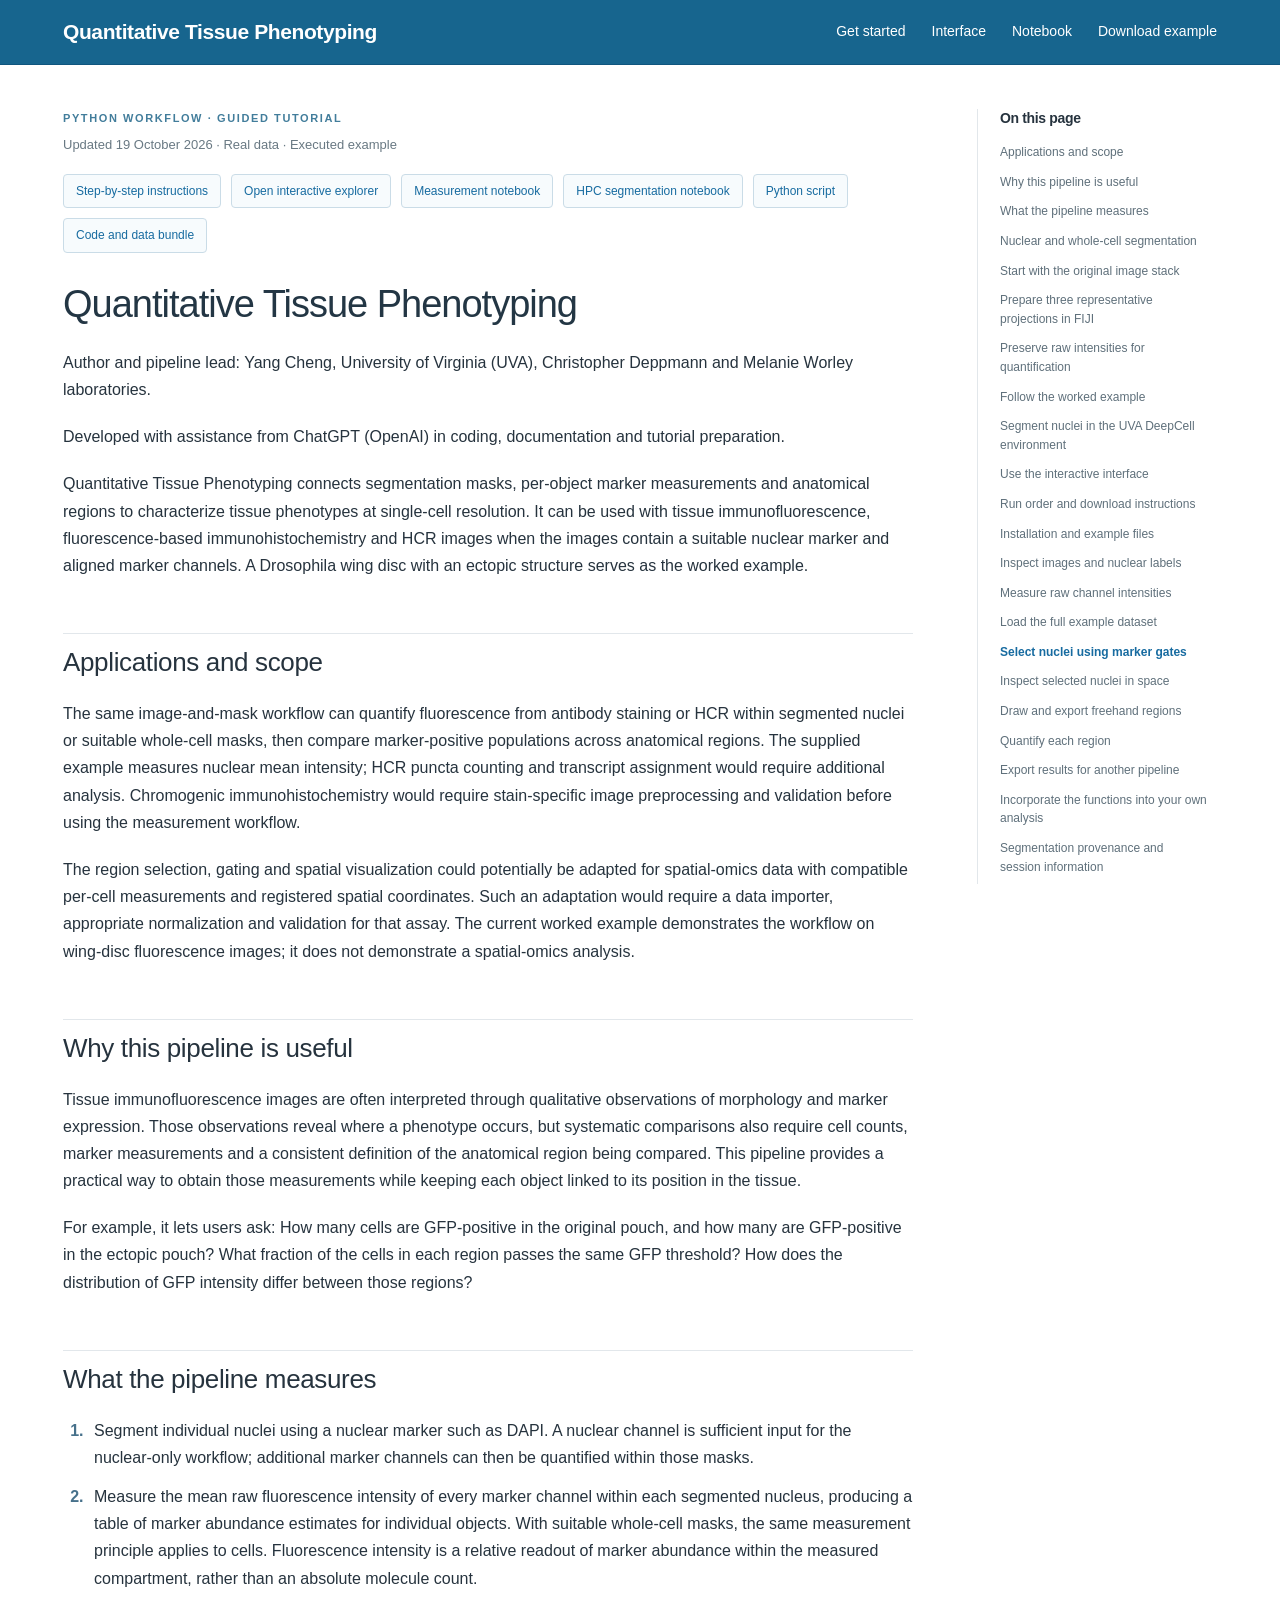
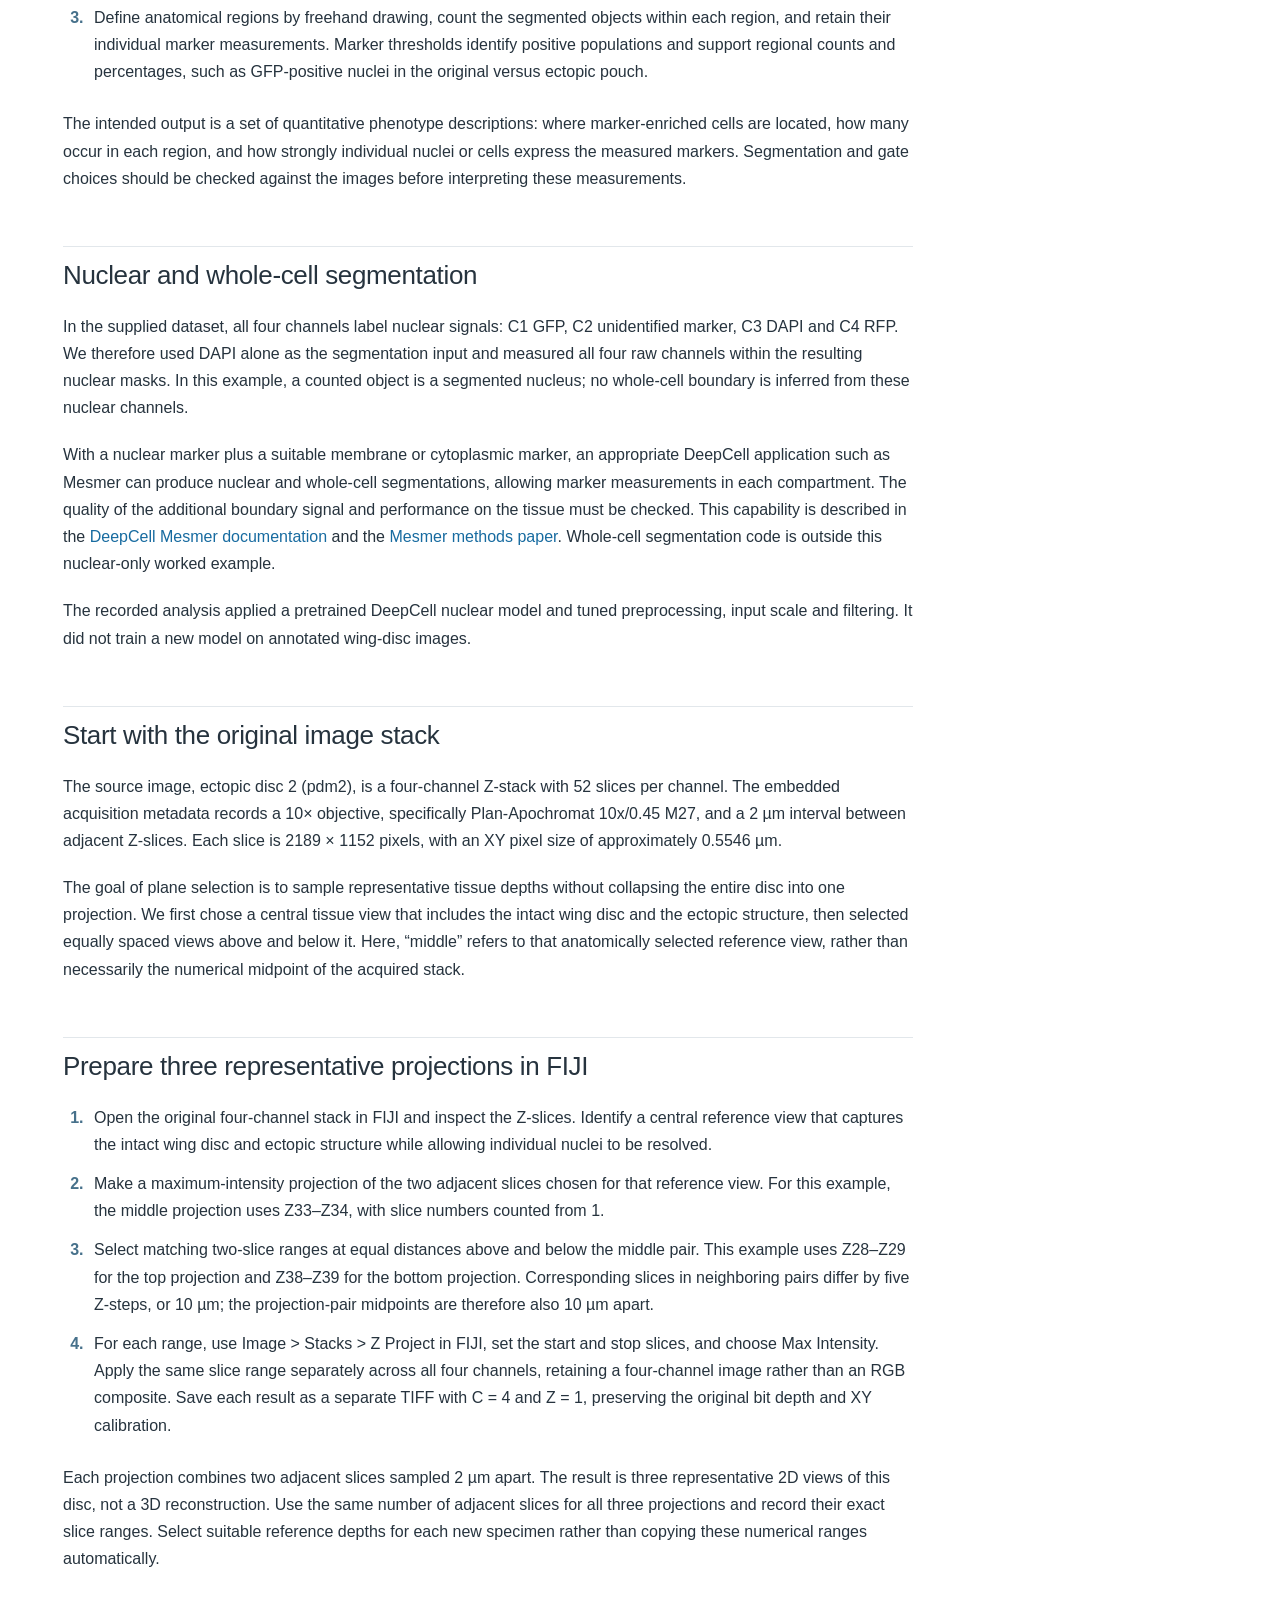
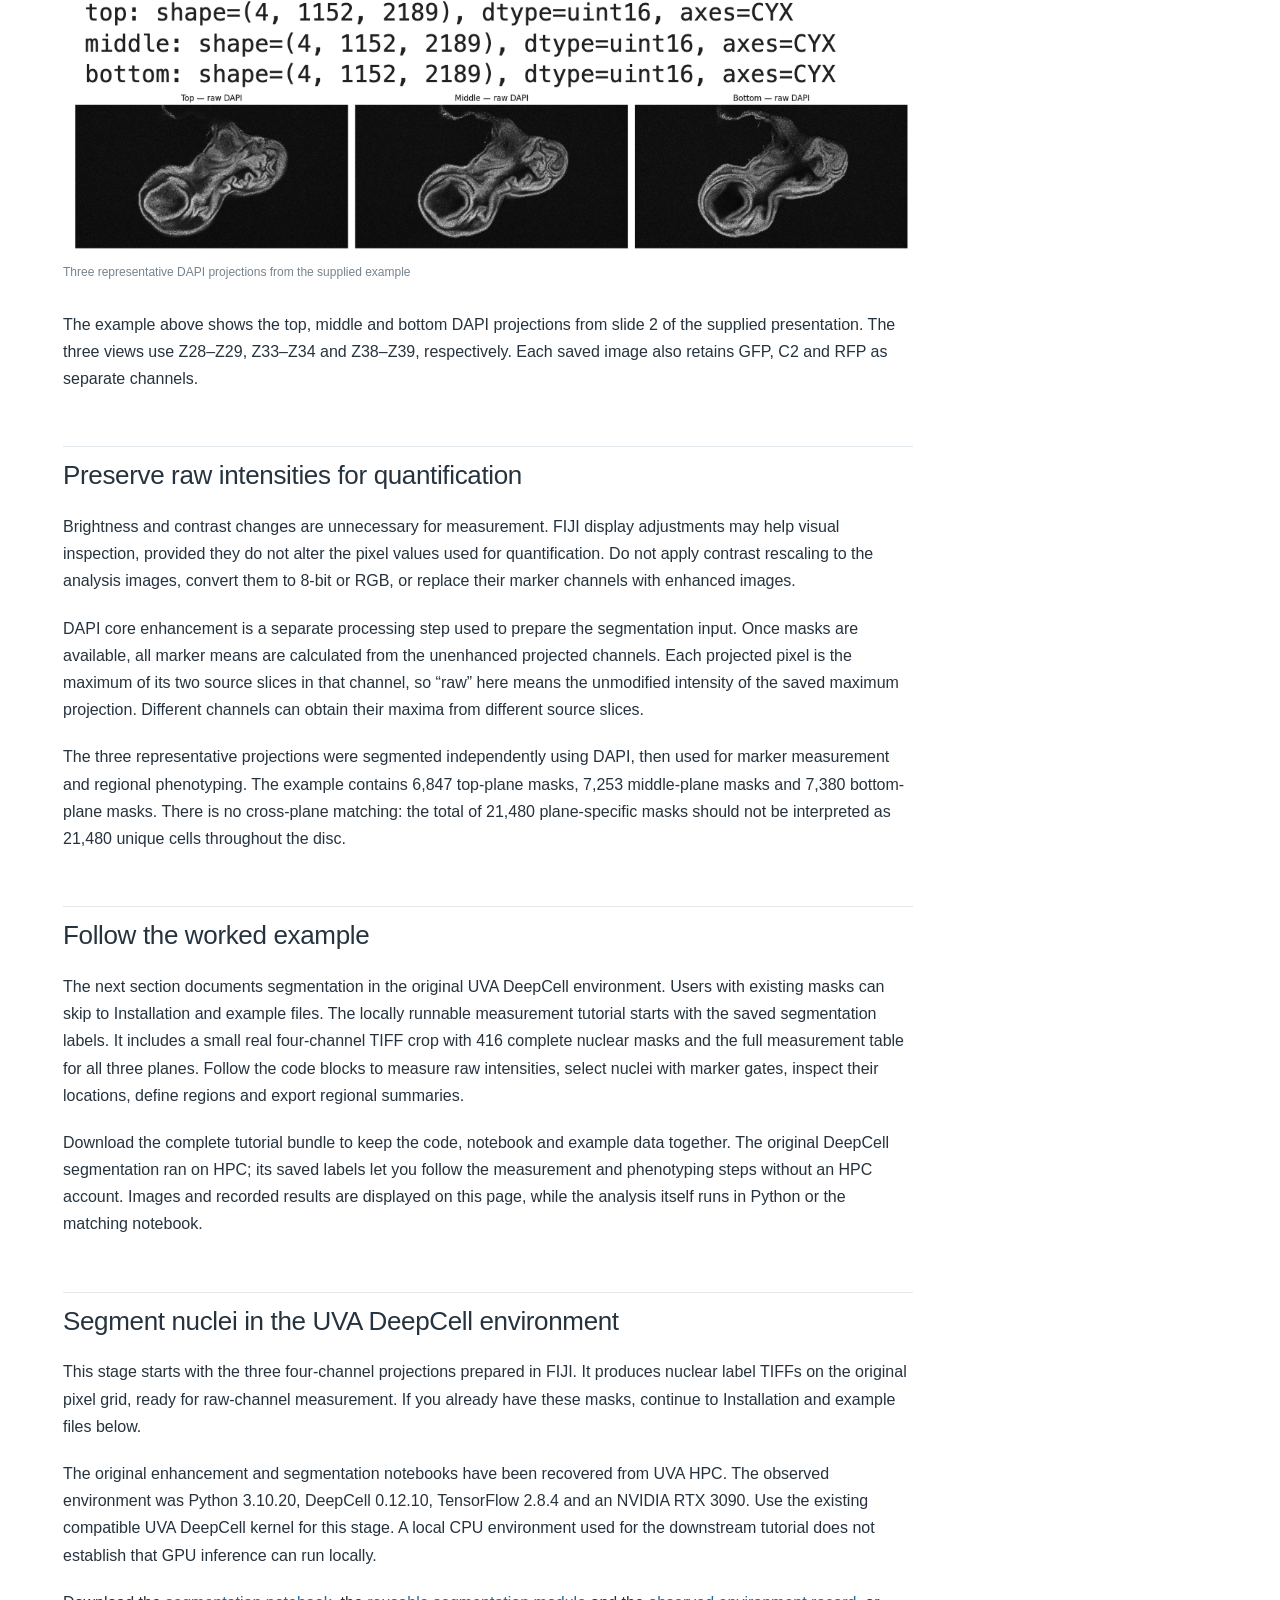
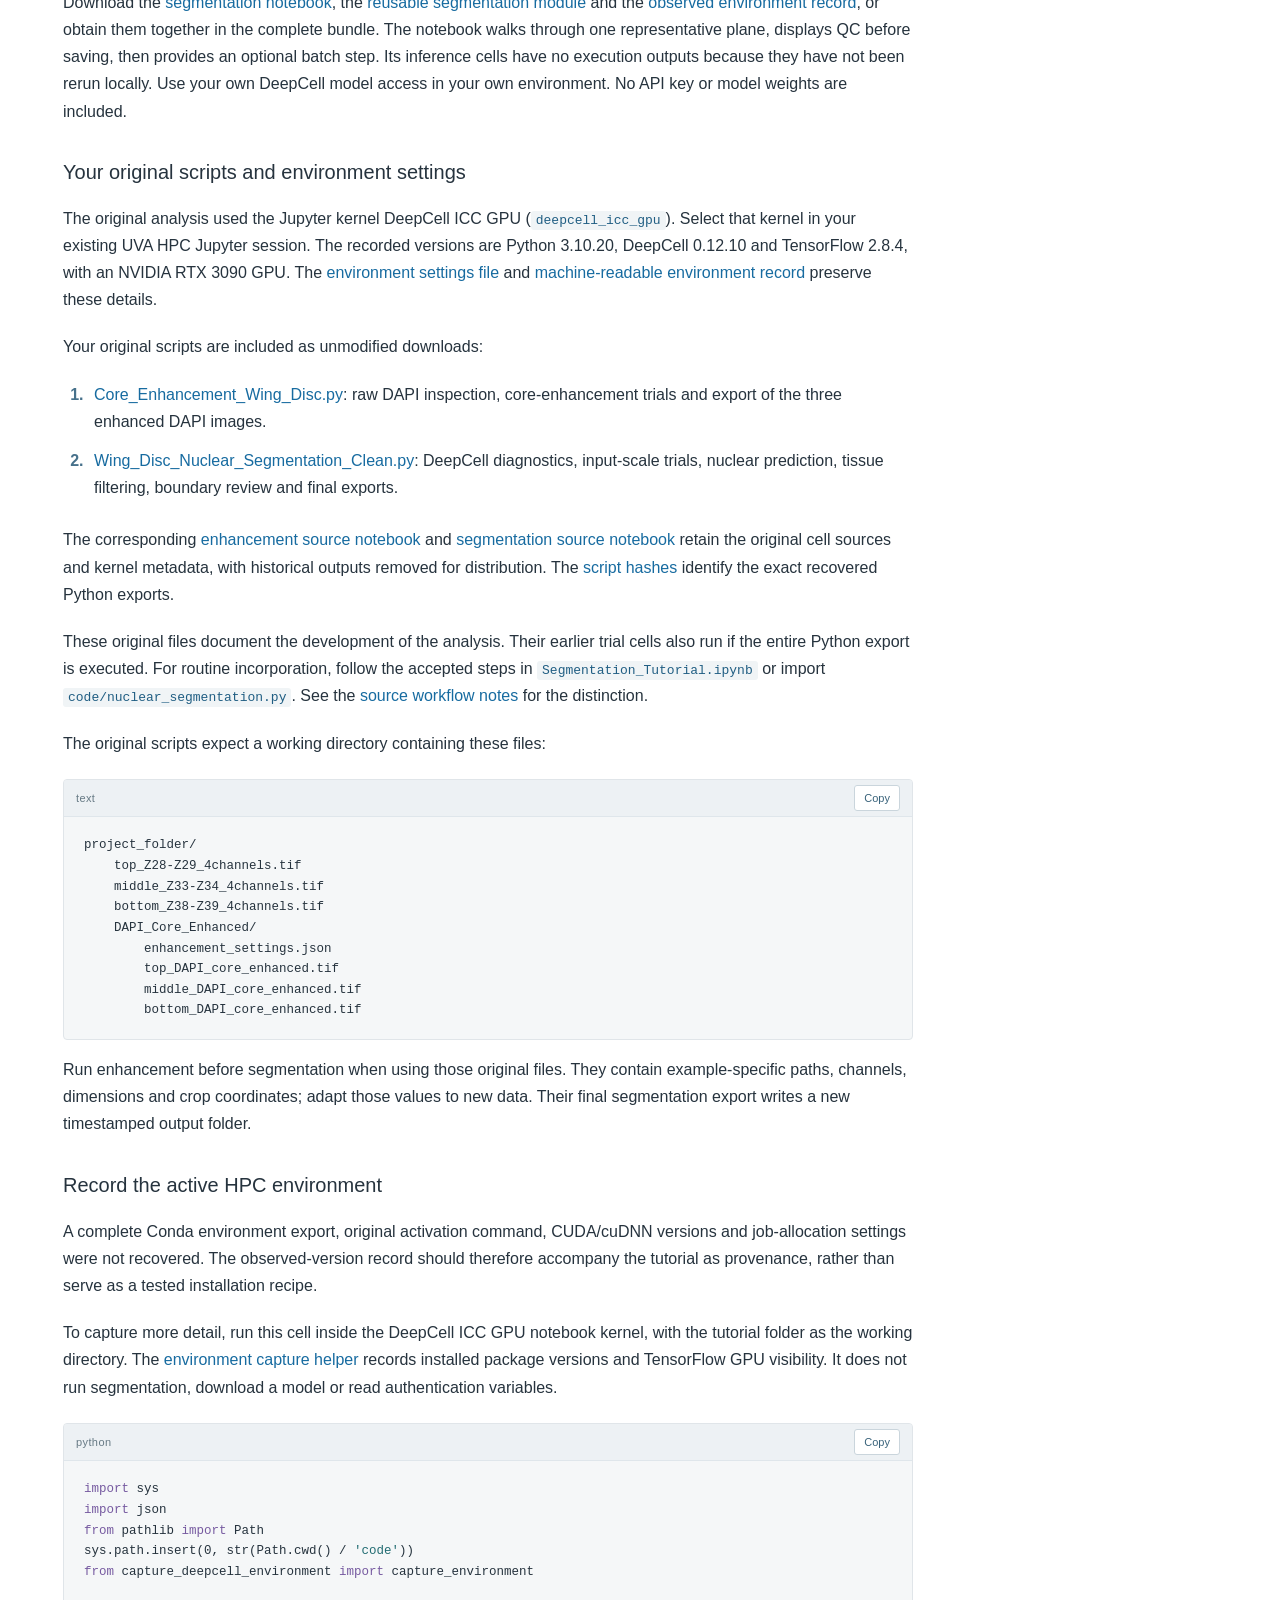
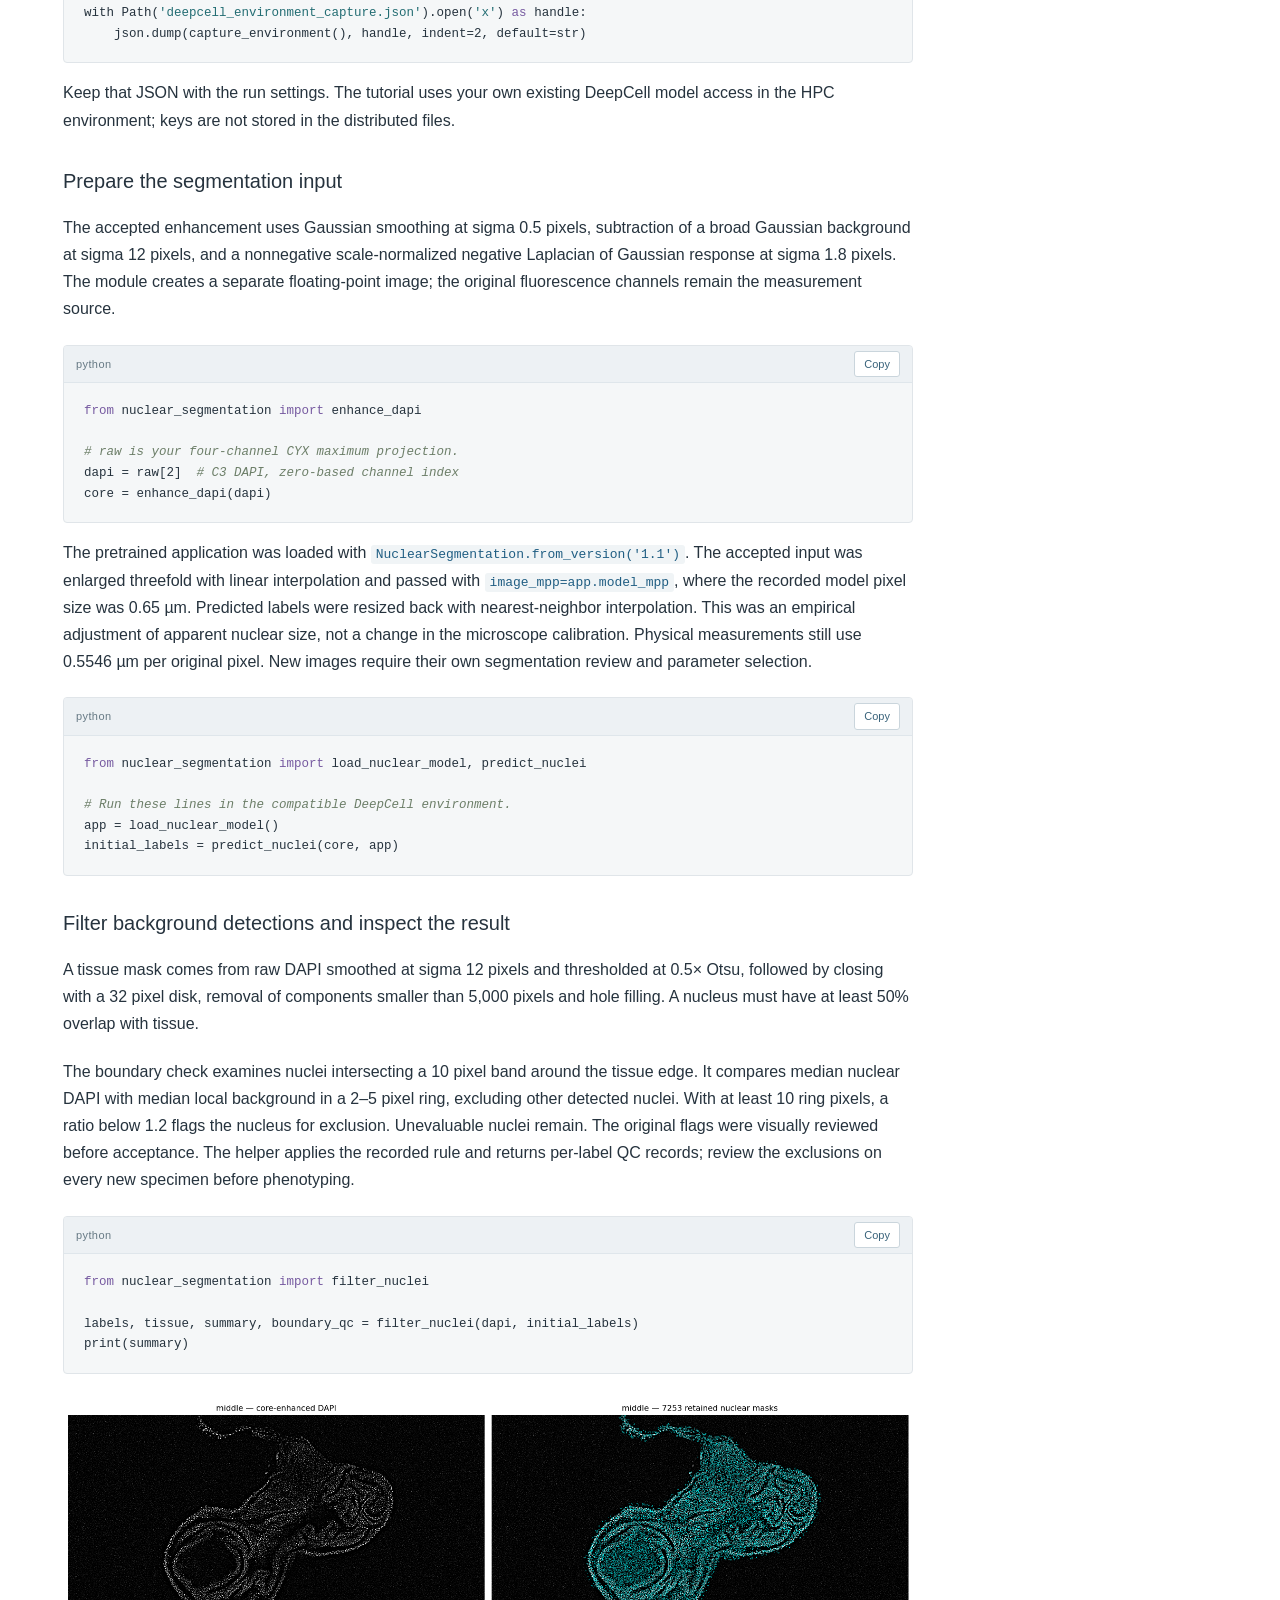
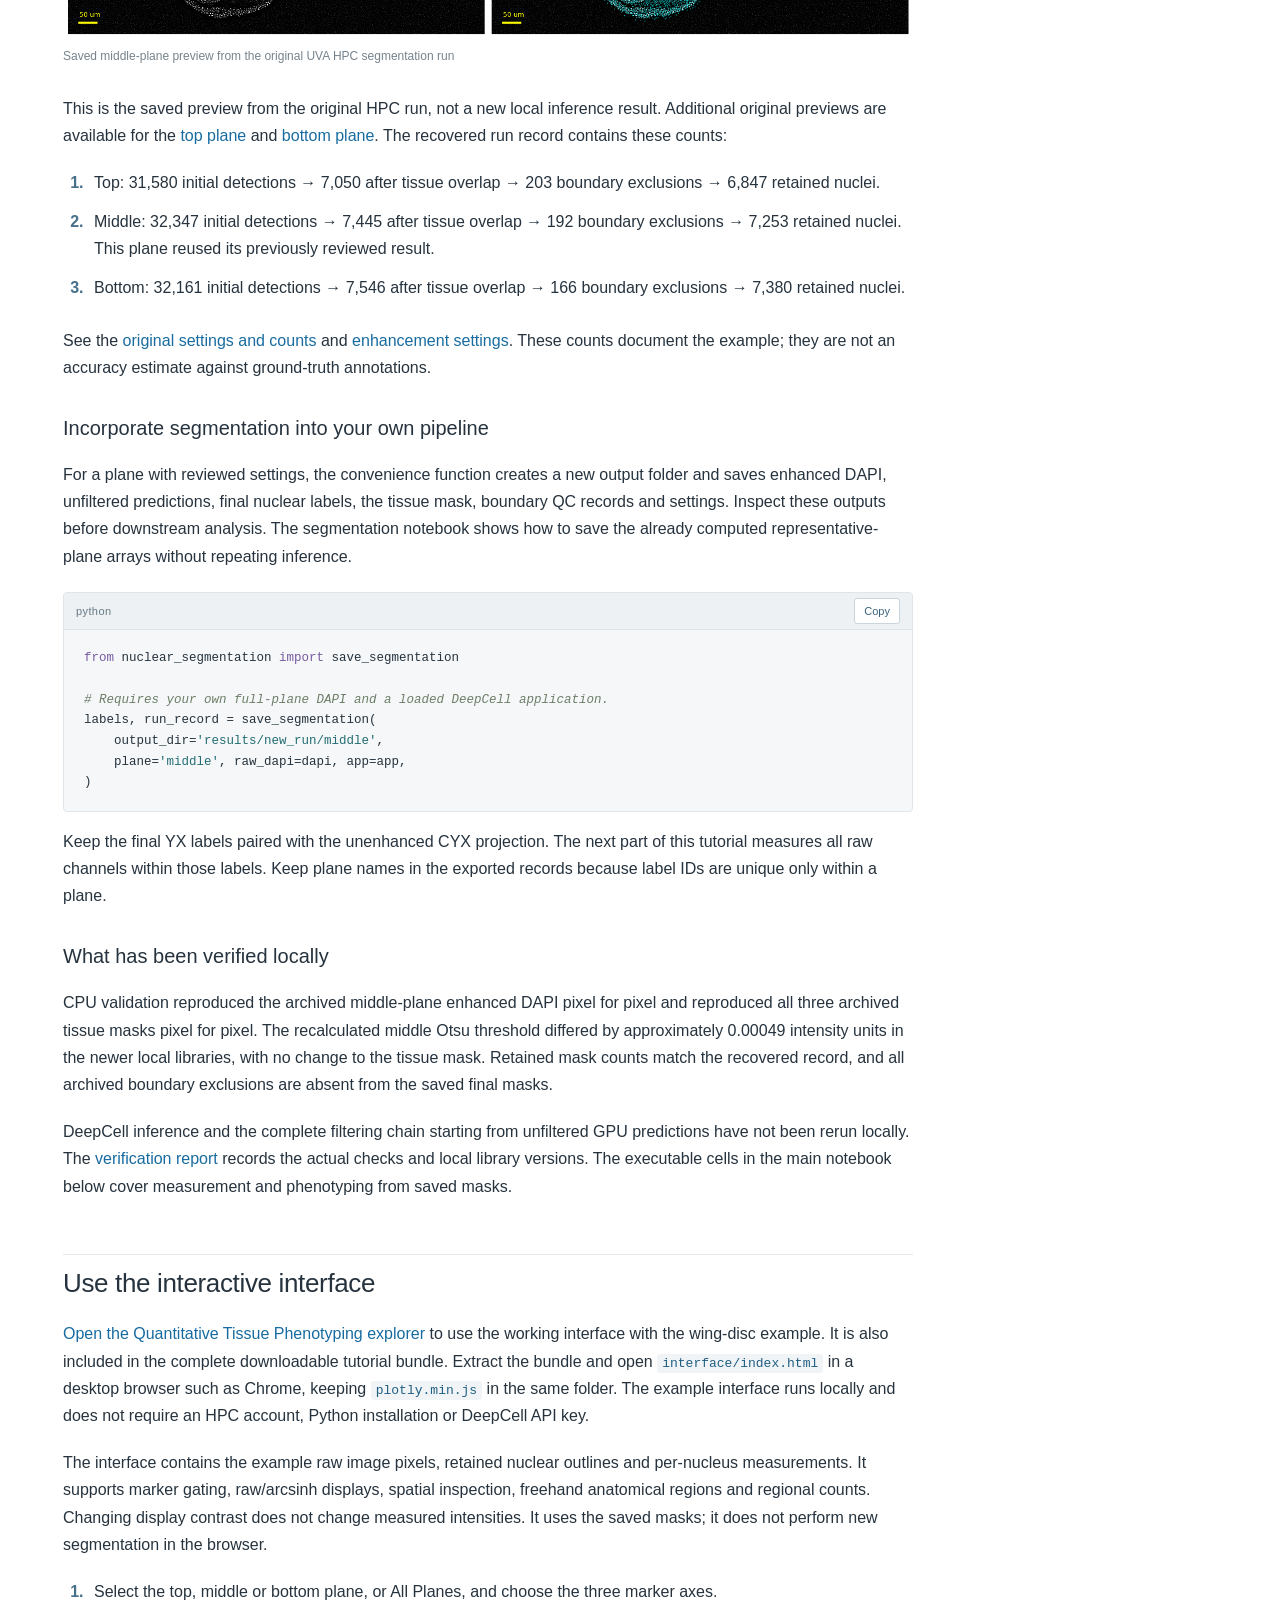
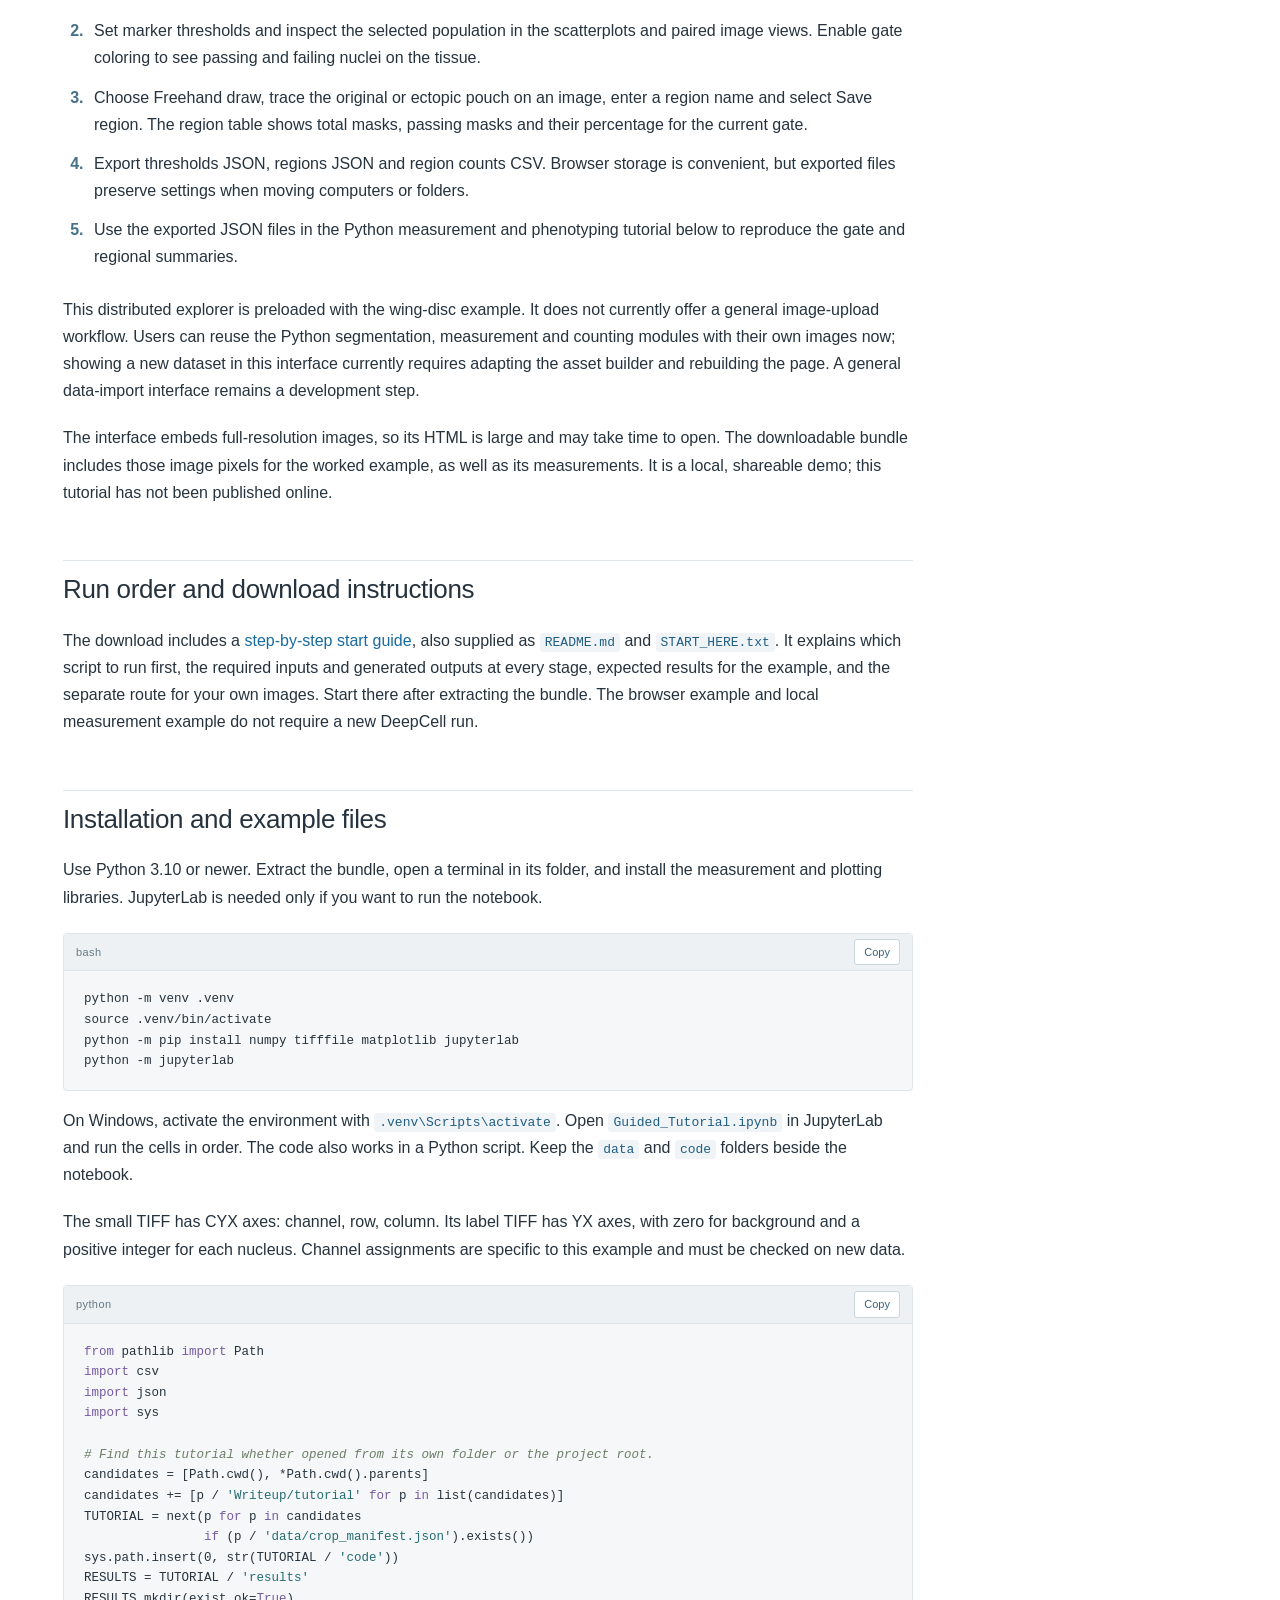
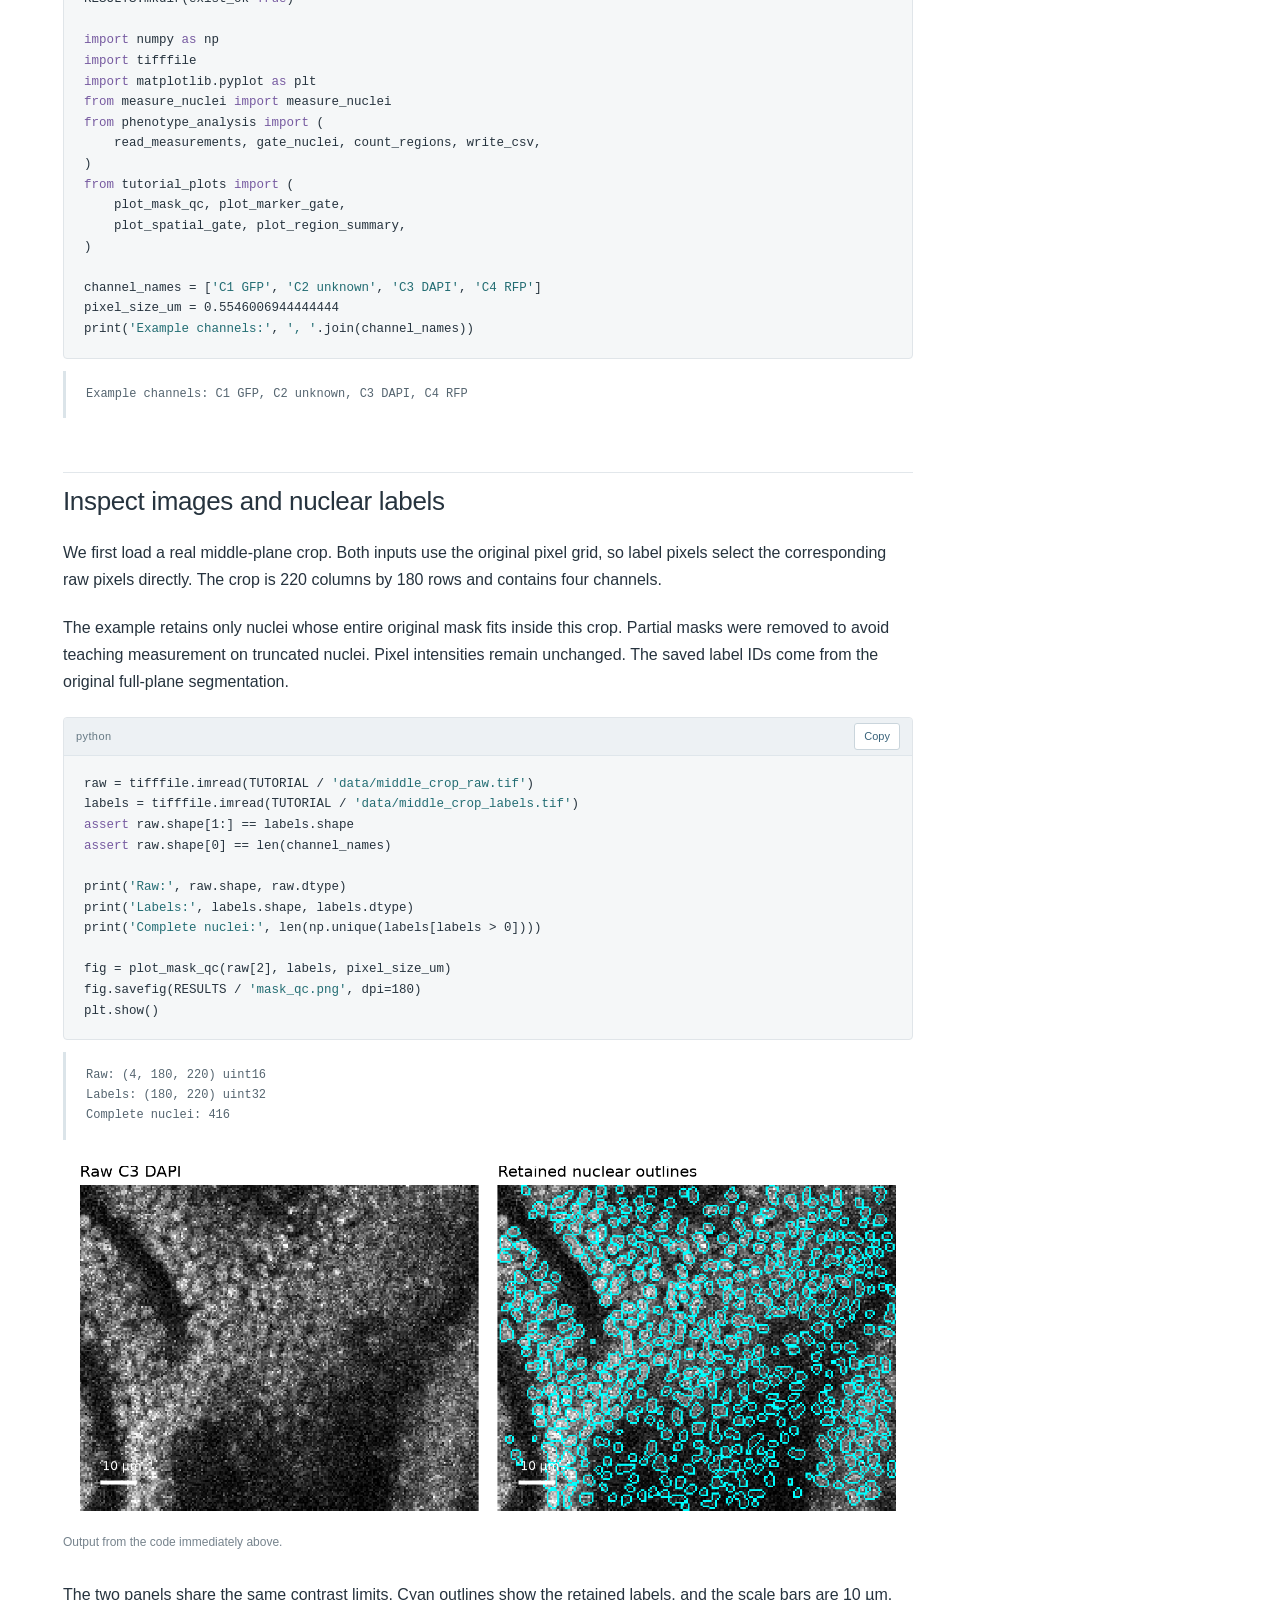
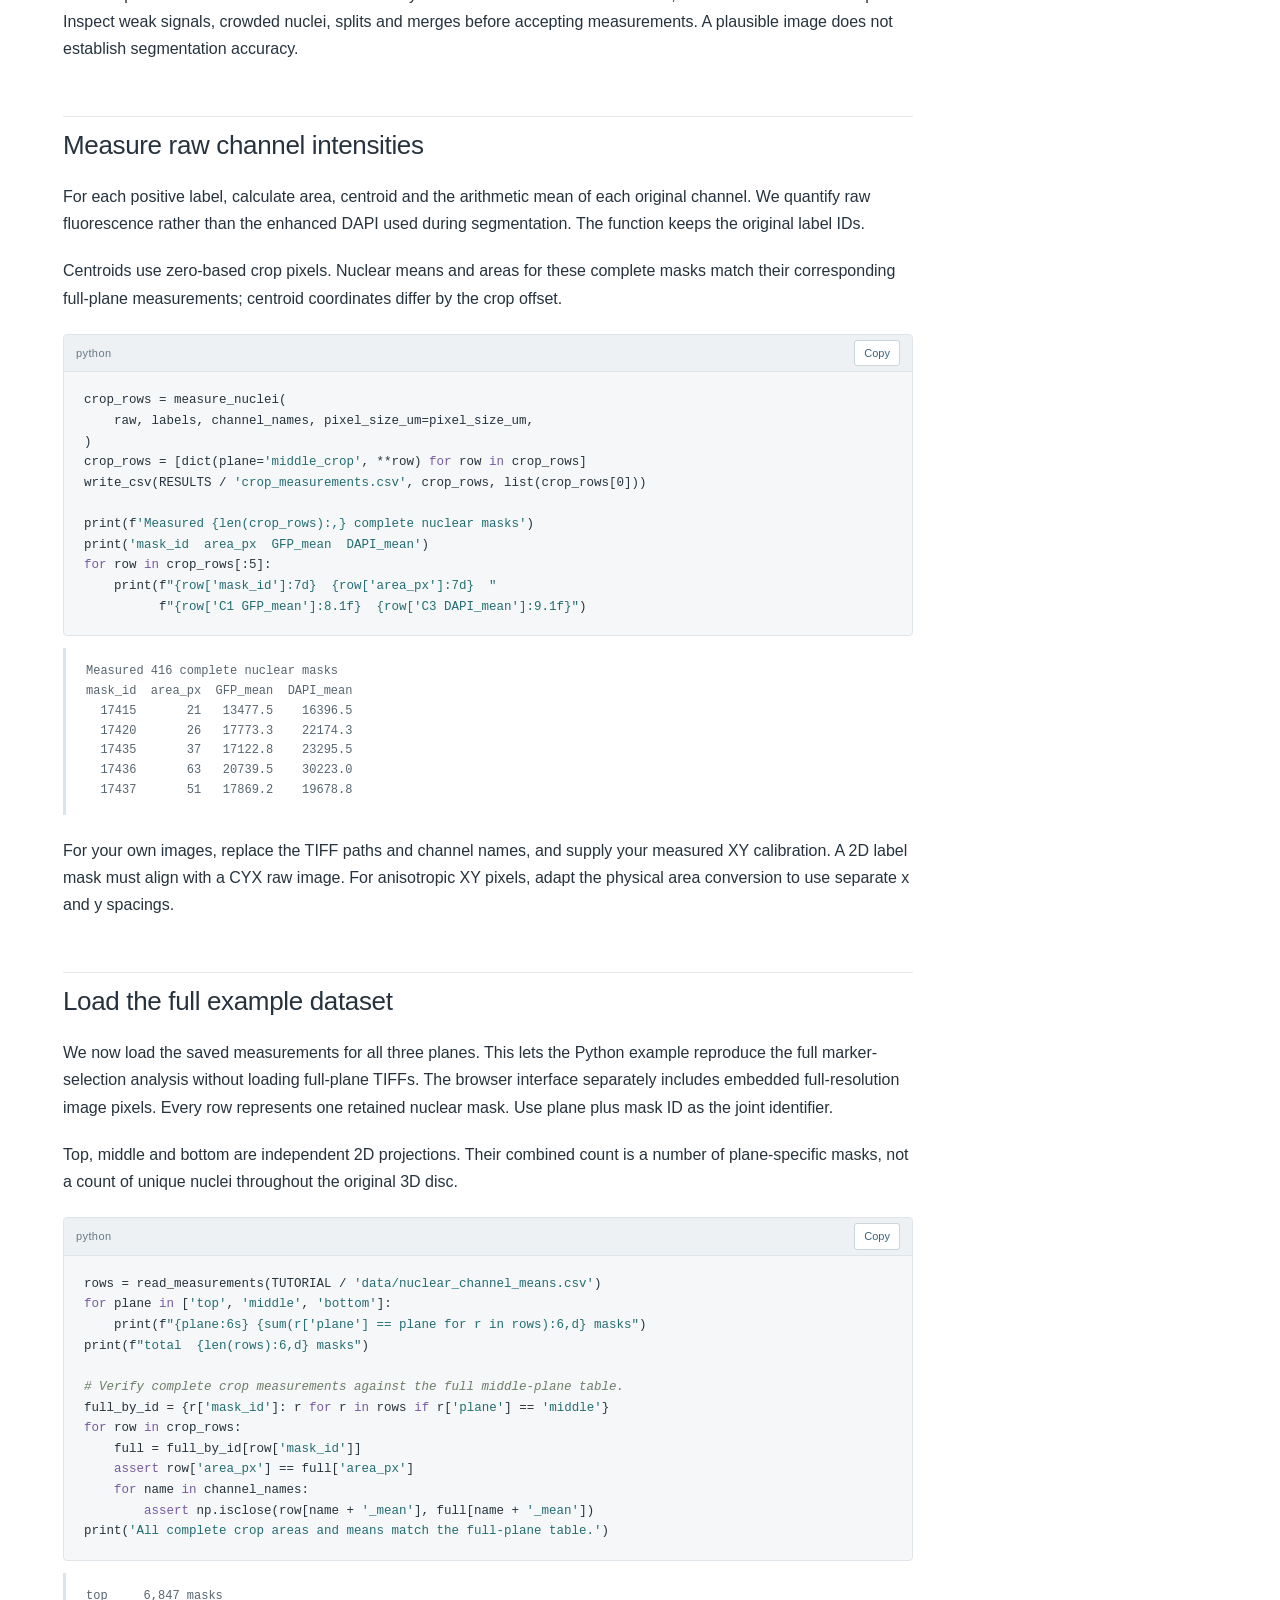
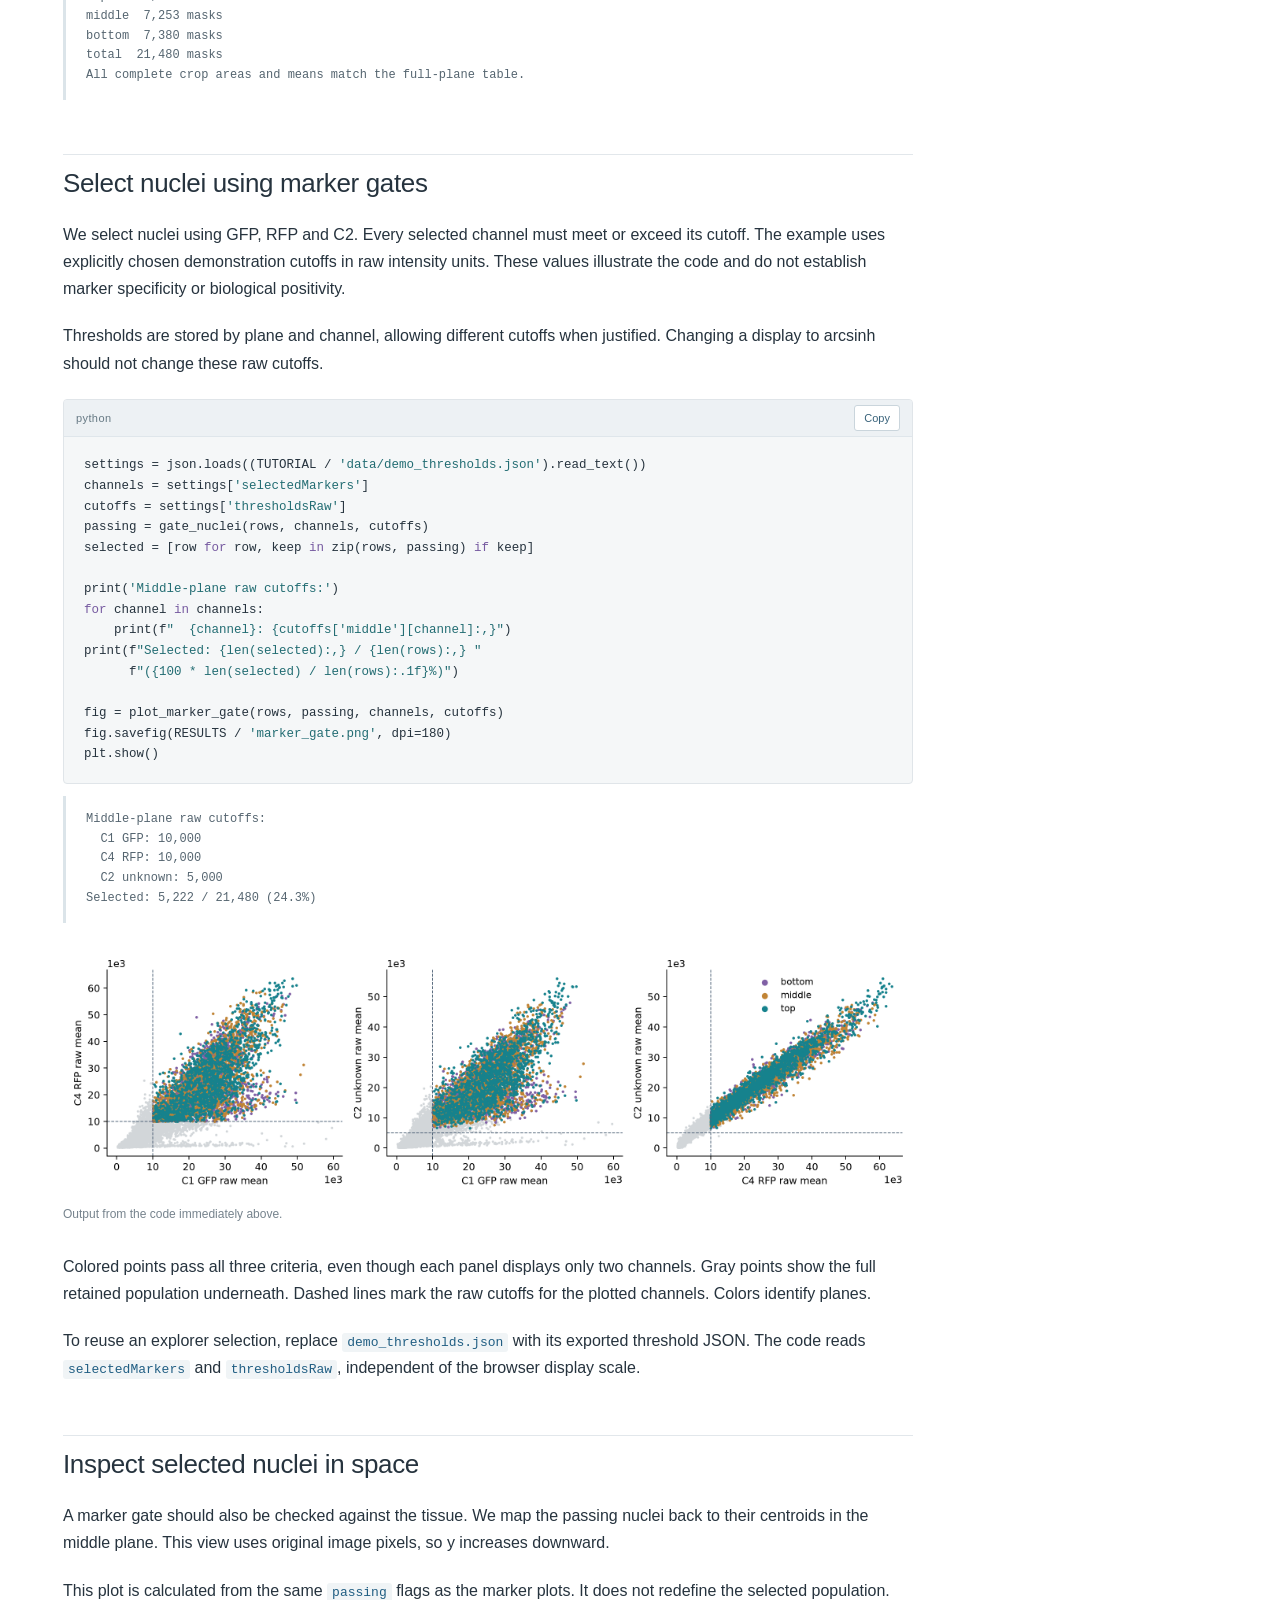
<file: index.html>
<!doctype html>
<html lang="en"><head><meta charset="utf-8"><meta name="viewport" content="width=device-width,initial-scale=1">
<title>Quantitative Tissue Phenotyping</title><meta name="author" content="Yang Cheng"><meta name="description" content="Segmentation, marker quantification and anatomical-region analysis for tissue imaging, with a worked wing-disc example.">
<link rel="stylesheet" href="style.css"></head><body>
<a class="skip" href="#main">Skip to tutorial</a>
<header><div class="nav-wrap"><a class="brand" href="#">Quantitative Tissue Phenotyping</a><nav aria-label="Main"><a href="#installation-and-example-files">Get started</a><a href="interface/index.html">Interface</a><a href="Guided_Tutorial.ipynb" download>Notebook</a><a href="https://github.com/Cheng-MCNsci/Quantitative-Tissue-Phenotyping/releases/download/v0.1.0/Quantitative_Tissue_Phenotyping_Tutorial.zip" download>Download example</a></nav></div></header>
<div class="layout"><main id="main"><div class="eyebrow">PYTHON WORKFLOW · GUIDED TUTORIAL</div>
<div class="meta">Updated 19 October 2026 · Real data · Executed example</div>
<div class="downloads"><a href="START_HERE.html">Step-by-step instructions</a><a href="interface/index.html">Open interactive explorer</a><a href="Guided_Tutorial.ipynb" download>Measurement notebook</a><a href="Segmentation_Tutorial.ipynb" download>HPC segmentation notebook</a><a href="guided_analysis.py" download>Python script</a><a href="https://github.com/Cheng-MCNsci/Quantitative-Tissue-Phenotyping/releases/download/v0.1.0/Quantitative_Tissue_Phenotyping_Tutorial.zip" download>Code and data bundle</a></div>
<h1 id="quantitative-tissue-phenotyping">Quantitative Tissue Phenotyping</h1>
<p>Author and pipeline lead: Yang Cheng, University of Virginia (UVA), Christopher Deppmann and Melanie Worley laboratories.</p>
<p>Developed with assistance from ChatGPT (OpenAI) in coding, documentation and tutorial preparation.</p>
<p>Quantitative Tissue Phenotyping connects segmentation masks, per-object marker measurements and anatomical regions to characterize tissue phenotypes at single-cell resolution. It can be used with tissue immunofluorescence, fluorescence-based immunohistochemistry and HCR images when the images contain a suitable nuclear marker and aligned marker channels. A Drosophila wing disc with an ectopic structure serves as the worked example.</p>
<h2 id="applications-and-scope">Applications and scope</h2>
<p>The same image-and-mask workflow can quantify fluorescence from antibody staining or HCR within segmented nuclei or suitable whole-cell masks, then compare marker-positive populations across anatomical regions. The supplied example measures nuclear mean intensity; HCR puncta counting and transcript assignment would require additional analysis. Chromogenic immunohistochemistry would require stain-specific image preprocessing and validation before using the measurement workflow.</p>
<p>The region selection, gating and spatial visualization could potentially be adapted for spatial-omics data with compatible per-cell measurements and registered spatial coordinates. Such an adaptation would require a data importer, appropriate normalization and validation for that assay. The current worked example demonstrates the workflow on wing-disc fluorescence images; it does not demonstrate a spatial-omics analysis.</p>
<h2 id="why-this-pipeline-is-useful">Why this pipeline is useful</h2>
<p>Tissue immunofluorescence images are often interpreted through qualitative observations of morphology and marker expression. Those observations reveal where a phenotype occurs, but systematic comparisons also require cell counts, marker measurements and a consistent definition of the anatomical region being compared. This pipeline provides a practical way to obtain those measurements while keeping each object linked to its position in the tissue.</p>
<p>For example, it lets users ask: How many cells are GFP-positive in the original pouch, and how many are GFP-positive in the ectopic pouch? What fraction of the cells in each region passes the same GFP threshold? How does the distribution of GFP intensity differ between those regions?</p>
<h2 id="what-the-pipeline-measures">What the pipeline measures</h2>
<ol class="steps">
<li>Segment individual nuclei using a nuclear marker such as DAPI. A nuclear channel is sufficient input for the nuclear-only workflow; additional marker channels can then be quantified within those masks.</li>
<li>Measure the mean raw fluorescence intensity of every marker channel within each segmented nucleus, producing a table of marker abundance estimates for individual objects. With suitable whole-cell masks, the same measurement principle applies to cells. Fluorescence intensity is a relative readout of marker abundance within the measured compartment, rather than an absolute molecule count.</li>
<li>Define anatomical regions by freehand drawing, count the segmented objects within each region, and retain their individual marker measurements. Marker thresholds identify positive populations and support regional counts and percentages, such as GFP-positive nuclei in the original versus ectopic pouch.</li>
</ol>
<p>The intended output is a set of quantitative phenotype descriptions: where marker-enriched cells are located, how many occur in each region, and how strongly individual nuclei or cells express the measured markers. Segmentation and gate choices should be checked against the images before interpreting these measurements.</p>
<h2 id="nuclear-and-whole-cell-segmentation">Nuclear and whole-cell segmentation</h2>
<p>In the supplied dataset, all four channels label nuclear signals: C1 GFP, C2 unidentified marker, C3 DAPI and C4 RFP. We therefore used DAPI alone as the segmentation input and measured all four raw channels within the resulting nuclear masks. In this example, a counted object is a segmented nucleus; no whole-cell boundary is inferred from these nuclear channels.</p>
<p>With a nuclear marker plus a suitable membrane or cytoplasmic marker, an appropriate DeepCell application such as Mesmer can produce nuclear and whole-cell segmentations, allowing marker measurements in each compartment. The quality of the additional boundary signal and performance on the tissue must be checked. This capability is described in the <a href="https://deepcell.readthedocs.io/en/master/app-gallery/mesmer.html">DeepCell Mesmer documentation</a> and the <a href="https://pmc.ncbi.nlm.nih.gov/articles/PMC9010346/">Mesmer methods paper</a>. Whole-cell segmentation code is outside this nuclear-only worked example.</p>
<p>The recorded analysis applied a pretrained DeepCell nuclear model and tuned preprocessing, input scale and filtering. It did not train a new model on annotated wing-disc images.</p>
<h2 id="start-with-the-original-image-stack">Start with the original image stack</h2>
<p>The source image, ectopic disc 2 (pdm2), is a four-channel Z-stack with 52 slices per channel. The embedded acquisition metadata records a 10× objective, specifically Plan-Apochromat 10x/0.45 M27, and a 2 µm interval between adjacent Z-slices. Each slice is 2189 × 1152 pixels, with an XY pixel size of approximately 0.5546 µm.</p>
<p>The goal of plane selection is to sample representative tissue depths without collapsing the entire disc into one projection. We first chose a central tissue view that includes the intact wing disc and the ectopic structure, then selected equally spaced views above and below it. Here, “middle” refers to that anatomically selected reference view, rather than necessarily the numerical midpoint of the acquired stack.</p>
<h2 id="prepare-three-representative-projections-in-fiji">Prepare three representative projections in FIJI</h2>
<ol class="steps">
<li>Open the original four-channel stack in FIJI and inspect the Z-slices. Identify a central reference view that captures the intact wing disc and ectopic structure while allowing individual nuclei to be resolved.</li>
<li>Make a maximum-intensity projection of the two adjacent slices chosen for that reference view. For this example, the middle projection uses Z33–Z34, with slice numbers counted from 1.</li>
<li>Select matching two-slice ranges at equal distances above and below the middle pair. This example uses Z28–Z29 for the top projection and Z38–Z39 for the bottom projection. Corresponding slices in neighboring pairs differ by five Z-steps, or 10 µm; the projection-pair midpoints are therefore also 10 µm apart.</li>
<li>For each range, use Image &gt; Stacks &gt; Z Project in FIJI, set the start and stop slices, and choose Max Intensity. Apply the same slice range separately across all four channels, retaining a four-channel image rather than an RGB composite. Save each result as a separate TIFF with C = 4 and Z = 1, preserving the original bit depth and XY calibration.</li>
</ol>
<p>Each projection combines two adjacent slices sampled 2 µm apart. The result is three representative 2D views of this disc, not a 3D reconstruction. Use the same number of adjacent slices for all three projections and record their exact slice ranges. Select suitable reference depths for each new specimen rather than copying these numerical ranges automatically.</p>
<figure><img src="assets/representative_planes.png" alt="Three representative DAPI projections from the supplied example" loading="lazy"><figcaption>Three representative DAPI projections from the supplied example</figcaption></figure>
<p>The example above shows the top, middle and bottom DAPI projections from slide 2 of the supplied presentation. The three views use Z28–Z29, Z33–Z34 and Z38–Z39, respectively. Each saved image also retains GFP, C2 and RFP as separate channels.</p>
<h2 id="preserve-raw-intensities-for-quantification">Preserve raw intensities for quantification</h2>
<p>Brightness and contrast changes are unnecessary for measurement. FIJI display adjustments may help visual inspection, provided they do not alter the pixel values used for quantification. Do not apply contrast rescaling to the analysis images, convert them to 8-bit or RGB, or replace their marker channels with enhanced images.</p>
<p>DAPI core enhancement is a separate processing step used to prepare the segmentation input. Once masks are available, all marker means are calculated from the unenhanced projected channels. Each projected pixel is the maximum of its two source slices in that channel, so “raw” here means the unmodified intensity of the saved maximum projection. Different channels can obtain their maxima from different source slices.</p>
<p>The three representative projections were segmented independently using DAPI, then used for marker measurement and regional phenotyping. The example contains 6,847 top-plane masks, 7,253 middle-plane masks and 7,380 bottom-plane masks. There is no cross-plane matching: the total of 21,480 plane-specific masks should not be interpreted as 21,480 unique cells throughout the disc.</p>
<h2 id="follow-the-worked-example">Follow the worked example</h2>
<p>The next section documents segmentation in the original UVA DeepCell environment. Users with existing masks can skip to Installation and example files. The locally runnable measurement tutorial starts with the saved segmentation labels. It includes a small real four-channel TIFF crop with 416 complete nuclear masks and the full measurement table for all three planes. Follow the code blocks to measure raw intensities, select nuclei with marker gates, inspect their locations, define regions and export regional summaries.</p>
<p>Download the complete tutorial bundle to keep the code, notebook and example data together. The original DeepCell segmentation ran on HPC; its saved labels let you follow the measurement and phenotyping steps without an HPC account. Images and recorded results are displayed on this page, while the analysis itself runs in Python or the matching notebook.</p>
<h2 id="segment-nuclei-in-the-uva-deepcell-environment">Segment nuclei in the UVA DeepCell environment</h2>
<p>This stage starts with the three four-channel projections prepared in FIJI. It produces nuclear label TIFFs on the original pixel grid, ready for raw-channel measurement. If you already have these masks, continue to Installation and example files below.</p>
<p>The original enhancement and segmentation notebooks have been recovered from UVA HPC. The observed environment was Python 3.10.20, DeepCell 0.12.10, TensorFlow 2.8.4 and an NVIDIA RTX 3090. Use the existing compatible UVA DeepCell kernel for this stage. A local CPU environment used for the downstream tutorial does not establish that GPU inference can run locally.</p>
<p>Download the <a href="Segmentation_Tutorial.ipynb">segmentation notebook</a>, the <a href="code/nuclear_segmentation.py">reusable segmentation module</a> and the <a href="segmentation_environment.txt">observed environment record</a>, or obtain them together in the complete bundle. The notebook walks through one representative plane, displays QC before saving, then provides an optional batch step. Its inference cells have no execution outputs because they have not been rerun locally. Use your own DeepCell model access in your own environment. No API key or model weights are included.</p>
<h3 id="your-original-scripts-and-environment-settings">Your original scripts and environment settings</h3>
<p>The original analysis used the Jupyter kernel DeepCell ICC GPU (<code>deepcell_icc_gpu</code>). Select that kernel in your existing UVA HPC Jupyter session. The recorded versions are Python 3.10.20, DeepCell 0.12.10 and TensorFlow 2.8.4, with an NVIDIA RTX 3090 GPU. The <a href="segmentation_environment.txt">environment settings file</a> and <a href="data/hpc_environment.json">machine-readable environment record</a> preserve these details.</p>
<p>Your original scripts are included as unmodified downloads:</p>
<ol class="steps">
<li><a href="source_workflows/Core_Enhancement_Wing_Disc.py">Core_Enhancement_Wing_Disc.py</a>: raw DAPI inspection, core-enhancement trials and export of the three enhanced DAPI images.</li>
<li><a href="source_workflows/Wing_Disc_Nuclear_Segmentation_Clean.py">Wing_Disc_Nuclear_Segmentation_Clean.py</a>: DeepCell diagnostics, input-scale trials, nuclear prediction, tissue filtering, boundary review and final exports.</li>
</ol>
<p>The corresponding <a href="source_workflows/Core_Enhancement_Wing_Disc_source.ipynb">enhancement source notebook</a> and <a href="source_workflows/Wing_Disc_Nuclear_Segmentation_Clean_source.ipynb">segmentation source notebook</a> retain the original cell sources and kernel metadata, with historical outputs removed for distribution. The <a href="data/original_script_manifest.json">script hashes</a> identify the exact recovered Python exports.</p>
<p>These original files document the development of the analysis. Their earlier trial cells also run if the entire Python export is executed. For routine incorporation, follow the accepted steps in <code>Segmentation_Tutorial.ipynb</code> or import <code>code/nuclear_segmentation.py</code>. See the <a href="source_workflows/README.txt">source workflow notes</a> for the distinction.</p>
<p>The original scripts expect a working directory containing these files:</p>
<div class="code-block"><div class="code-bar"><span>text</span><button class="copy" type="button">Copy</button></div><pre><code>project_folder/
    top_Z28-Z29_4channels.tif
    middle_Z33-Z34_4channels.tif
    bottom_Z38-Z39_4channels.tif
    DAPI_Core_Enhanced/
        enhancement_settings.json
        top_DAPI_core_enhanced.tif
        middle_DAPI_core_enhanced.tif
        bottom_DAPI_core_enhanced.tif</code></pre></div>
<p>Run enhancement before segmentation when using those original files. They contain example-specific paths, channels, dimensions and crop coordinates; adapt those values to new data. Their final segmentation export writes a new timestamped output folder.</p>
<h3 id="record-the-active-hpc-environment">Record the active HPC environment</h3>
<p>A complete Conda environment export, original activation command, CUDA/cuDNN versions and job-allocation settings were not recovered. The observed-version record should therefore accompany the tutorial as provenance, rather than serve as a tested installation recipe.</p>
<p>To capture more detail, run this cell inside the DeepCell ICC GPU notebook kernel, with the tutorial folder as the working directory. The <a href="code/capture_deepcell_environment.py">environment capture helper</a> records installed package versions and TensorFlow GPU visibility. It does not run segmentation, download a model or read authentication variables.</p>
<div class="code-block"><div class="code-bar"><span>python</span><button class="copy" type="button">Copy</button></div><pre><code>import sys
import json
from pathlib import Path
sys.path.insert(0, str(Path.cwd() / &#x27;code&#x27;))
from capture_deepcell_environment import capture_environment

with Path(&#x27;deepcell_environment_capture.json&#x27;).open(&#x27;x&#x27;) as handle:
    json.dump(capture_environment(), handle, indent=2, default=str)</code></pre></div>
<p>Keep that JSON with the run settings. The tutorial uses your own existing DeepCell model access in the HPC environment; keys are not stored in the distributed files.</p>
<h3 id="prepare-the-segmentation-input">Prepare the segmentation input</h3>
<p>The accepted enhancement uses Gaussian smoothing at sigma 0.5 pixels, subtraction of a broad Gaussian background at sigma 12 pixels, and a nonnegative scale-normalized negative Laplacian of Gaussian response at sigma 1.8 pixels. The module creates a separate floating-point image; the original fluorescence channels remain the measurement source.</p>
<div class="code-block"><div class="code-bar"><span>python</span><button class="copy" type="button">Copy</button></div><pre><code>from nuclear_segmentation import enhance_dapi

# raw is your four-channel CYX maximum projection.
dapi = raw[2]  # C3 DAPI, zero-based channel index
core = enhance_dapi(dapi)</code></pre></div>
<p>The pretrained application was loaded with <code>NuclearSegmentation.from_version(&#x27;1.1&#x27;)</code>. The accepted input was enlarged threefold with linear interpolation and passed with <code>image_mpp=app.model_mpp</code>, where the recorded model pixel size was 0.65 µm. Predicted labels were resized back with nearest-neighbor interpolation. This was an empirical adjustment of apparent nuclear size, not a change in the microscope calibration. Physical measurements still use 0.5546 µm per original pixel. New images require their own segmentation review and parameter selection.</p>
<div class="code-block"><div class="code-bar"><span>python</span><button class="copy" type="button">Copy</button></div><pre><code>from nuclear_segmentation import load_nuclear_model, predict_nuclei

# Run these lines in the compatible DeepCell environment.
app = load_nuclear_model()
initial_labels = predict_nuclei(core, app)</code></pre></div>
<h3 id="filter-background-detections-and-inspect-the-result">Filter background detections and inspect the result</h3>
<p>A tissue mask comes from raw DAPI smoothed at sigma 12 pixels and thresholded at 0.5× Otsu, followed by closing with a 32 pixel disk, removal of components smaller than 5,000 pixels and hole filling. A nucleus must have at least 50% overlap with tissue.</p>
<p>The boundary check examines nuclei intersecting a 10 pixel band around the tissue edge. It compares median nuclear DAPI with median local background in a 2–5 pixel ring, excluding other detected nuclei. With at least 10 ring pixels, a ratio below 1.2 flags the nucleus for exclusion. Unevaluable nuclei remain. The original flags were visually reviewed before acceptance. The helper applies the recorded rule and returns per-label QC records; review the exclusions on every new specimen before phenotyping.</p>
<div class="code-block"><div class="code-bar"><span>python</span><button class="copy" type="button">Copy</button></div><pre><code>from nuclear_segmentation import filter_nuclei

labels, tissue, summary, boundary_qc = filter_nuclei(dapi, initial_labels)
print(summary)</code></pre></div>
<figure><img src="assets/middle_hpc_segmentation.png" alt="Saved middle-plane preview from the original UVA HPC segmentation run" loading="lazy"><figcaption>Saved middle-plane preview from the original UVA HPC segmentation run</figcaption></figure>
<p>This is the saved preview from the original HPC run, not a new local inference result. Additional original previews are available for the <a href="assets/top_hpc_segmentation.png">top plane</a> and <a href="assets/bottom_hpc_segmentation.png">bottom plane</a>. The recovered run record contains these counts:</p>
<ol class="steps">
<li>Top: 31,580 initial detections → 7,050 after tissue overlap → 203 boundary exclusions → 6,847 retained nuclei.</li>
<li>Middle: 32,347 initial detections → 7,445 after tissue overlap → 192 boundary exclusions → 7,253 retained nuclei. This plane reused its previously reviewed result.</li>
<li>Bottom: 32,161 initial detections → 7,546 after tissue overlap → 166 boundary exclusions → 7,380 retained nuclei.</li>
</ol>
<p>See the <a href="data/segmentation_settings.json">original settings and counts</a> and <a href="data/enhancement_settings.json">enhancement settings</a>. These counts document the example; they are not an accuracy estimate against ground-truth annotations.</p>
<h3 id="incorporate-segmentation-into-your-own-pipeline">Incorporate segmentation into your own pipeline</h3>
<p>For a plane with reviewed settings, the convenience function creates a new output folder and saves enhanced DAPI, unfiltered predictions, final nuclear labels, the tissue mask, boundary QC records and settings. Inspect these outputs before downstream analysis. The segmentation notebook shows how to save the already computed representative-plane arrays without repeating inference.</p>
<div class="code-block"><div class="code-bar"><span>python</span><button class="copy" type="button">Copy</button></div><pre><code>from nuclear_segmentation import save_segmentation

# Requires your own full-plane DAPI and a loaded DeepCell application.
labels, run_record = save_segmentation(
    output_dir=&#x27;results/new_run/middle&#x27;,
    plane=&#x27;middle&#x27;, raw_dapi=dapi, app=app,
)</code></pre></div>
<p>Keep the final YX labels paired with the unenhanced CYX projection. The next part of this tutorial measures all raw channels within those labels. Keep plane names in the exported records because label IDs are unique only within a plane.</p>
<h3 id="what-has-been-verified-locally">What has been verified locally</h3>
<p>CPU validation reproduced the archived middle-plane enhanced DAPI pixel for pixel and reproduced all three archived tissue masks pixel for pixel. The recalculated middle Otsu threshold differed by approximately 0.00049 intensity units in the newer local libraries, with no change to the tissue mask. Retained mask counts match the recovered record, and all archived boundary exclusions are absent from the saved final masks.</p>
<p>DeepCell inference and the complete filtering chain starting from unfiltered GPU predictions have not been rerun locally. The <a href="data/segmentation_recovery_validation.json">verification report</a> records the actual checks and local library versions. The executable cells in the main notebook below cover measurement and phenotyping from saved masks.</p>
<h2 id="use-the-interactive-interface">Use the interactive interface</h2>
<p><a href="interface/index.html">Open the Quantitative Tissue Phenotyping explorer</a> to use the working interface with the wing-disc example. It is also included in the complete downloadable tutorial bundle. Extract the bundle and open <code>interface/index.html</code> in a desktop browser such as Chrome, keeping <code>plotly.min.js</code> in the same folder. The example interface runs locally and does not require an HPC account, Python installation or DeepCell API key.</p>
<p>The interface contains the example raw image pixels, retained nuclear outlines and per-nucleus measurements. It supports marker gating, raw/arcsinh displays, spatial inspection, freehand anatomical regions and regional counts. Changing display contrast does not change measured intensities. It uses the saved masks; it does not perform new segmentation in the browser.</p>
<ol class="steps">
<li>Select the top, middle or bottom plane, or All Planes, and choose the three marker axes.</li>
<li>Set marker thresholds and inspect the selected population in the scatterplots and paired image views. Enable gate coloring to see passing and failing nuclei on the tissue.</li>
<li>Choose Freehand draw, trace the original or ectopic pouch on an image, enter a region name and select Save region. The region table shows total masks, passing masks and their percentage for the current gate.</li>
<li>Export thresholds JSON, regions JSON and region counts CSV. Browser storage is convenient, but exported files preserve settings when moving computers or folders.</li>
<li>Use the exported JSON files in the Python measurement and phenotyping tutorial below to reproduce the gate and regional summaries.</li>
</ol>
<p>This distributed explorer is preloaded with the wing-disc example. It does not currently offer a general image-upload workflow. Users can reuse the Python segmentation, measurement and counting modules with their own images now; showing a new dataset in this interface currently requires adapting the asset builder and rebuilding the page. A general data-import interface remains a development step.</p>
<p>The interface embeds full-resolution images, so its HTML is large and may take time to open. The downloadable bundle includes those image pixels for the worked example, as well as its measurements. It is a local, shareable demo; this tutorial has not been published online.</p>
<h2 id="run-order-and-download-instructions">Run order and download instructions</h2>
<p>The download includes a <a href="START_HERE.html">step-by-step start guide</a>, also supplied as <code>README.md</code> and <code>START_HERE.txt</code>. It explains which script to run first, the required inputs and generated outputs at every stage, expected results for the example, and the separate route for your own images. Start there after extracting the bundle. The browser example and local measurement example do not require a new DeepCell run.</p>
<h2 id="installation-and-example-files">Installation and example files</h2>
<p>Use Python 3.10 or newer. Extract the bundle, open a terminal in its folder, and install the measurement and plotting libraries. JupyterLab is needed only if you want to run the notebook.</p>
<div class="code-block"><div class="code-bar"><span>bash</span><button class="copy" type="button">Copy</button></div><pre><code>python -m venv .venv
source .venv/bin/activate
python -m pip install numpy tifffile matplotlib jupyterlab
python -m jupyterlab</code></pre></div>
<p>On Windows, activate the environment with <code>.venv\Scripts\activate</code>. Open <code>Guided_Tutorial.ipynb</code> in JupyterLab and run the cells in order. The code also works in a Python script. Keep the <code>data</code> and <code>code</code> folders beside the notebook.</p>
<p>The small TIFF has CYX axes: channel, row, column. Its label TIFF has YX axes, with zero for background and a positive integer for each nucleus. Channel assignments are specific to this example and must be checked on new data.</p>
<div class="code-block"><div class="code-bar"><span>python</span><button class="copy" type="button">Copy</button></div><pre><code>from pathlib import Path
import csv
import json
import sys

# Find this tutorial whether opened from its own folder or the project root.
candidates = [Path.cwd(), *Path.cwd().parents]
candidates += [p / &#x27;Writeup/tutorial&#x27; for p in list(candidates)]
TUTORIAL = next(p for p in candidates
                if (p / &#x27;data/crop_manifest.json&#x27;).exists())
sys.path.insert(0, str(TUTORIAL / &#x27;code&#x27;))
RESULTS = TUTORIAL / &#x27;results&#x27;
RESULTS.mkdir(exist_ok=True)

import numpy as np
import tifffile
import matplotlib.pyplot as plt
from measure_nuclei import measure_nuclei
from phenotype_analysis import (
    read_measurements, gate_nuclei, count_regions, write_csv,
)
from tutorial_plots import (
    plot_mask_qc, plot_marker_gate,
    plot_spatial_gate, plot_region_summary,
)

channel_names = [&#x27;C1 GFP&#x27;, &#x27;C2 unknown&#x27;, &#x27;C3 DAPI&#x27;, &#x27;C4 RFP&#x27;]
pixel_size_um = 0.5546006944444444
print(&#x27;Example channels:&#x27;, &#x27;, &#x27;.join(channel_names))</code></pre></div>
<pre class="output" aria-label="Executed output"><code>Example channels: C1 GFP, C2 unknown, C3 DAPI, C4 RFP
</code></pre>
<h2 id="inspect-images-and-nuclear-labels">Inspect images and nuclear labels</h2>
<p>We first load a real middle-plane crop. Both inputs use the original pixel grid, so label pixels select the corresponding raw pixels directly. The crop is 220 columns by 180 rows and contains four channels.</p>
<p>The example retains only nuclei whose entire original mask fits inside this crop. Partial masks were removed to avoid teaching measurement on truncated nuclei. Pixel intensities remain unchanged. The saved label IDs come from the original full-plane segmentation.</p>
<div class="code-block"><div class="code-bar"><span>python</span><button class="copy" type="button">Copy</button></div><pre><code>raw = tifffile.imread(TUTORIAL / &#x27;data/middle_crop_raw.tif&#x27;)
labels = tifffile.imread(TUTORIAL / &#x27;data/middle_crop_labels.tif&#x27;)
assert raw.shape[1:] == labels.shape
assert raw.shape[0] == len(channel_names)

print(&#x27;Raw:&#x27;, raw.shape, raw.dtype)
print(&#x27;Labels:&#x27;, labels.shape, labels.dtype)
print(&#x27;Complete nuclei:&#x27;, len(np.unique(labels[labels &gt; 0])))

fig = plot_mask_qc(raw[2], labels, pixel_size_um)
fig.savefig(RESULTS / &#x27;mask_qc.png&#x27;, dpi=180)
plt.show()</code></pre></div>
<pre class="output" aria-label="Executed output"><code>Raw: (4, 180, 220) uint16
Labels: (180, 220) uint32
Complete nuclei: 416
</code></pre>
<figure><img src="results/mask_qc.png" alt="mask qc" loading="lazy"><figcaption>Output from the code immediately above.</figcaption></figure>
<p>The two panels share the same contrast limits. Cyan outlines show the retained labels, and the scale bars are 10 µm. Inspect weak signals, crowded nuclei, splits and merges before accepting measurements. A plausible image does not establish segmentation accuracy.</p>
<h2 id="measure-raw-channel-intensities">Measure raw channel intensities</h2>
<p>For each positive label, calculate area, centroid and the arithmetic mean of each original channel. We quantify raw fluorescence rather than the enhanced DAPI used during segmentation. The function keeps the original label IDs.</p>
<p>Centroids use zero-based crop pixels. Nuclear means and areas for these complete masks match their corresponding full-plane measurements; centroid coordinates differ by the crop offset.</p>
<div class="code-block"><div class="code-bar"><span>python</span><button class="copy" type="button">Copy</button></div><pre><code>crop_rows = measure_nuclei(
    raw, labels, channel_names, pixel_size_um=pixel_size_um,
)
crop_rows = [dict(plane=&#x27;middle_crop&#x27;, **row) for row in crop_rows]
write_csv(RESULTS / &#x27;crop_measurements.csv&#x27;, crop_rows, list(crop_rows[0]))

print(f&#x27;Measured {len(crop_rows):,} complete nuclear masks&#x27;)
print(&#x27;mask_id  area_px  GFP_mean  DAPI_mean&#x27;)
for row in crop_rows[:5]:
    print(f&quot;{row[&#x27;mask_id&#x27;]:7d}  {row[&#x27;area_px&#x27;]:7d}  &quot;
          f&quot;{row[&#x27;C1 GFP_mean&#x27;]:8.1f}  {row[&#x27;C3 DAPI_mean&#x27;]:9.1f}&quot;)</code></pre></div>
<pre class="output" aria-label="Executed output"><code>Measured 416 complete nuclear masks
mask_id  area_px  GFP_mean  DAPI_mean
  17415       21   13477.5    16396.5
  17420       26   17773.3    22174.3
  17435       37   17122.8    23295.5
  17436       63   20739.5    30223.0
  17437       51   17869.2    19678.8
</code></pre>
<p>For your own images, replace the TIFF paths and channel names, and supply your measured XY calibration. A 2D label mask must align with a CYX raw image. For anisotropic XY pixels, adapt the physical area conversion to use separate x and y spacings.</p>
<h2 id="load-the-full-example-dataset">Load the full example dataset</h2>
<p>We now load the saved measurements for all three planes. This lets the Python example reproduce the full marker-selection analysis without loading full-plane TIFFs. The browser interface separately includes embedded full-resolution image pixels. Every row represents one retained nuclear mask. Use plane plus mask ID as the joint identifier.</p>
<p>Top, middle and bottom are independent 2D projections. Their combined count is a number of plane-specific masks, not a count of unique nuclei throughout the original 3D disc.</p>
<div class="code-block"><div class="code-bar"><span>python</span><button class="copy" type="button">Copy</button></div><pre><code>rows = read_measurements(TUTORIAL / &#x27;data/nuclear_channel_means.csv&#x27;)
for plane in [&#x27;top&#x27;, &#x27;middle&#x27;, &#x27;bottom&#x27;]:
    print(f&quot;{plane:6s} {sum(r[&#x27;plane&#x27;] == plane for r in rows):6,d} masks&quot;)
print(f&quot;total  {len(rows):6,d} masks&quot;)

# Verify complete crop measurements against the full middle-plane table.
full_by_id = {r[&#x27;mask_id&#x27;]: r for r in rows if r[&#x27;plane&#x27;] == &#x27;middle&#x27;}
for row in crop_rows:
    full = full_by_id[row[&#x27;mask_id&#x27;]]
    assert row[&#x27;area_px&#x27;] == full[&#x27;area_px&#x27;]
    for name in channel_names:
        assert np.isclose(row[name + &#x27;_mean&#x27;], full[name + &#x27;_mean&#x27;])
print(&#x27;All complete crop areas and means match the full-plane table.&#x27;)</code></pre></div>
<pre class="output" aria-label="Executed output"><code>top     6,847 masks
middle  7,253 masks
bottom  7,380 masks
total  21,480 masks
All complete crop areas and means match the full-plane table.
</code></pre>
<h2 id="select-nuclei-using-marker-gates">Select nuclei using marker gates</h2>
<p>We select nuclei using GFP, RFP and C2. Every selected channel must meet or exceed its cutoff. The example uses explicitly chosen demonstration cutoffs in raw intensity units. These values illustrate the code and do not establish marker specificity or biological positivity.</p>
<p>Thresholds are stored by plane and channel, allowing different cutoffs when justified. Changing a display to arcsinh should not change these raw cutoffs.</p>
<div class="code-block"><div class="code-bar"><span>python</span><button class="copy" type="button">Copy</button></div><pre><code>settings = json.loads((TUTORIAL / &#x27;data/demo_thresholds.json&#x27;).read_text())
channels = settings[&#x27;selectedMarkers&#x27;]
cutoffs = settings[&#x27;thresholdsRaw&#x27;]
passing = gate_nuclei(rows, channels, cutoffs)
selected = [row for row, keep in zip(rows, passing) if keep]

print(&#x27;Middle-plane raw cutoffs:&#x27;)
for channel in channels:
    print(f&quot;  {channel}: {cutoffs[&#x27;middle&#x27;][channel]:,}&quot;)
print(f&quot;Selected: {len(selected):,} / {len(rows):,} &quot;
      f&quot;({100 * len(selected) / len(rows):.1f}%)&quot;)

fig = plot_marker_gate(rows, passing, channels, cutoffs)
fig.savefig(RESULTS / &#x27;marker_gate.png&#x27;, dpi=180)
plt.show()</code></pre></div>
<pre class="output" aria-label="Executed output"><code>Middle-plane raw cutoffs:
  C1 GFP: 10,000
  C4 RFP: 10,000
  C2 unknown: 5,000
Selected: 5,222 / 21,480 (24.3%)
</code></pre>
<figure><img src="results/marker_gate.png" alt="marker gate" loading="lazy"><figcaption>Output from the code immediately above.</figcaption></figure>
<p>Colored points pass all three criteria, even though each panel displays only two channels. Gray points show the full retained population underneath. Dashed lines mark the raw cutoffs for the plotted channels. Colors identify planes.</p>
<p>To reuse an explorer selection, replace <code>demo_thresholds.json</code> with its exported threshold JSON. The code reads <code>selectedMarkers</code> and <code>thresholdsRaw</code>, independent of the browser display scale.</p>
<h2 id="inspect-selected-nuclei-in-space">Inspect selected nuclei in space</h2>
<p>A marker gate should also be checked against the tissue. We map the passing nuclei back to their centroids in the middle plane. This view uses original image pixels, so y increases downward.</p>
<p>This plot is calculated from the same <code>passing</code> flags as the marker plots. It does not redefine the selected population.</p>
<div class="code-block"><div class="code-bar"><span>python</span><button class="copy" type="button">Copy</button></div><pre><code>fig = plot_spatial_gate(rows, passing, plane=&#x27;middle&#x27;)
fig.savefig(RESULTS / &#x27;spatial_gate.png&#x27;, dpi=180)
plt.show()

middle_selected = sum(keep and row[&#x27;plane&#x27;] == &#x27;middle&#x27;
                      for row, keep in zip(rows, passing))
print(f&#x27;Middle-plane passing masks: {middle_selected:,}&#x27;)</code></pre></div>
<pre class="output" aria-label="Executed output"><code>Middle-plane passing masks: 1,740
</code></pre>
<figure><img src="results/spatial_gate.png" alt="spatial gate" loading="lazy"><figcaption>Output from the code immediately above.</figcaption></figure>
<h2 id="draw-and-export-freehand-regions">Draw and export freehand regions</h2>
<p>In the phenotype explorer, select a plane and image channel, choose Freehand draw, trace a region, then name and save it. Select Inspect / pan when you want to move around the image. Regions appear on both paired views.</p>
<figure><img src="assets/freehand_regions.png" alt="Saved freehand regions from the supplied presentation" loading="lazy"><figcaption>Saved freehand regions from the supplied presentation</figcaption></figure>
<p>The image above shows the existing Original pouch and Ectopic pouch boundaries from slide 7 of the supplied presentation. It illustrates the drawing workflow. Its historical gate differs from this runnable demonstration.</p>
<p>Export regions JSON to preserve the exact polygon points. Export thresholds to preserve the gate; the current threshold export also includes saved regions. A mask belongs to a region when its centroid is inside or on the boundary. Overlapping regions count shared nuclei independently.</p>
<p>For a reproducible example without the original freehand exports, we supply two rectangles with explicit coordinates. They are labeled Demo left rectangle and Demo right rectangle and do not claim anatomical boundaries.</p>
<div class="code-block"><div class="code-bar"><span>python</span><button class="copy" type="button">Copy</button></div><pre><code>region_export = json.loads((TUTORIAL / &#x27;data/demo_regions.json&#x27;).read_text())
assert region_export[&#x27;dataset&#x27;] == settings[&#x27;dataset&#x27;]
regions = region_export[&#x27;regions&#x27;]

fig = plot_spatial_gate(rows, passing, plane=&#x27;middle&#x27;, regions=regions)
fig.savefig(RESULTS / &#x27;demo_regions.png&#x27;, dpi=180)
plt.show()</code></pre></div>
<figure><img src="results/demo_regions.png" alt="demo regions" loading="lazy"><figcaption>Output from the code immediately above.</figcaption></figure>
<p>For your own freehand analysis, substitute the JSON exported from the explorer. Keep centroid and polygon coordinates in the same original pixel system. A resized screenshot cannot replace the saved coordinate list.</p>
<h2 id="quantify-each-region">Quantify each region</h2>
<p>For each region, the denominator is all retained masks inside it and the numerator is the subset passing the active gate. We report the count and percentage together so the denominator remains visible. An empty region has no defined percentage.</p>
<div class="code-block"><div class="code-bar"><span>python</span><button class="copy" type="button">Copy</button></div><pre><code>summary = count_regions(rows, passing, regions)
print(&#x27;Region                    Total   Passing   Percent&#x27;)
for region in summary:
    print(f&quot;{region[&#x27;region&#x27;]:25s} {region[&#x27;total_masks&#x27;]:5,d}   &quot;
          f&quot;{region[&#x27;above_threshold_masks&#x27;]:5,d}    &quot;
          f&quot;{region[&#x27;above_threshold_percent&#x27;]:.1f}%&quot;)

fig = plot_region_summary(summary)
fig.savefig(RESULTS / &#x27;region_summary.png&#x27;, dpi=180)
plt.show()</code></pre></div>
<pre class="output" aria-label="Executed output"><code>Region                    Total   Passing   Percent
Demo left rectangle       3,693   1,334    36.1%
Demo right rectangle      1,143     312    27.3%
</code></pre>
<figure><img src="results/region_summary.png" alt="region summary" loading="lazy"><figcaption>Output from the code immediately above.</figcaption></figure>
<p>These plotted counts are freshly calculated from the demonstration rectangles and cutoffs. They can be reproduced by running this notebook.</p>
<p>The supplied presentation also contains the historical anatomical-region table below. Original pouch had 944 passing masks among 2,691 total, while Ectopic pouch had 128 among 1,408. Those screenshot results require their original region geometry and threshold export to reproduce and should not be confused with the demonstration above.</p>
<figure><img src="assets/historical_counts.png" alt="Historical anatomical-region counts from the supplied presentation" loading="lazy"><figcaption>Historical anatomical-region counts from the supplied presentation</figcaption></figure>
<p>Regional percentages describe the image and selected thresholds. Compare independent biological samples and apply a stated selection rule before interpreting a biological difference.</p>
<h2 id="export-results-for-another-pipeline">Export results for another pipeline</h2>
<p>Save all nuclear measurements with their gate flag, the selected nuclei, and the region summary. Retain the raw thresholds and polygon coordinates alongside the tables so the analysis can be repeated.</p>
<div class="code-block"><div class="code-bar"><span>python</span><button class="copy" type="button">Copy</button></div><pre><code>write_csv(RESULTS / &#x27;gated_nuclei.csv&#x27;,
          [dict(row, passes_gate=keep) for row, keep in zip(rows, passing)],
          list(rows[0]) + [&#x27;passes_gate&#x27;])
write_csv(RESULTS / &#x27;selected_nuclei.csv&#x27;, selected, list(rows[0]))
write_csv(RESULTS / &#x27;region_counts.csv&#x27;, summary, list(summary[0]))

analysis_settings = dict(
    selected_channels=channels,
    thresholds_raw=cutoffs,
    regions=regions,
    total_masks=len(rows),
    passing_masks=len(selected),
)
(RESULTS / &#x27;analysis_settings.json&#x27;).write_text(
    json.dumps(analysis_settings, indent=2) + &#x27;\n&#x27;
)
print(&#x27;Saved gated_nuclei.csv, selected_nuclei.csv, region_counts.csv&#x27;)
print(&#x27;Saved analysis_settings.json&#x27;)</code></pre></div>
<pre class="output" aria-label="Executed output"><code>Saved gated_nuclei.csv, selected_nuclei.csv, region_counts.csv
Saved analysis_settings.json
</code></pre>
<h2 id="incorporate-the-functions-into-your-own-analysis">Incorporate the functions into your own analysis</h2>
<p>The two processing modules can be copied beside an analysis script and imported directly. <code>measure_nuclei</code> accepts image arrays and returns records. <code>gate_nuclei</code> accepts records and raw thresholds and returns one boolean per record. <code>count_regions</code> combines those records, flags and polygon geometries into summaries.</p>
<p>For your first adaptation, change only input paths, channel names, calibration and matching threshold/region exports. Preserve the original raw channels. Keep each mask ID paired with its plane. The measurement CSV does not contain a dataset identifier, so pair it with exports from the same source images and masks.</p>
<p>The standalone command-line tool writes the same types of outputs without a notebook:</p>
<div class="code-block"><div class="code-bar"><span>bash</span><button class="copy" type="button">Copy</button></div><pre><code>python code/phenotype_analysis.py   --measurements data/nuclear_channel_means.csv   --settings data/demo_thresholds.json   --regions data/demo_regions.json   --output-dir results/command_line</code></pre></div>
<p>Run that command from the tutorial folder. Gating and counting alone use Python&#x27;s standard library. TIFF measurement requires NumPy and tifffile, while plots require Matplotlib.</p>
<h2 id="segmentation-provenance-and-session-information">Segmentation provenance and session information</h2>
<p>The original labels were generated on UVA HPC on 7 October 2026. The accepted workflow smoothed DAPI at sigma 0.5 pixels, subtracted a sigma 12 pixel background, and calculated a nonnegative scale-normalized negative LoG response at sigma 1.8 pixels. DeepCell received an input enlarged threefold, using <code>image_mpp=model_mpp</code>; labels were mapped back by nearest-neighbor interpolation. Tissue overlap and a reviewed boundary-signal rule removed background detections.</p>
<figure><img src="assets/core_enhancement.png" alt="Raw DAPI and core response from the original enhancement trial" loading="lazy"><figcaption>Raw DAPI and core response from the original enhancement trial</figcaption></figure>
<p>This image comes from slide 3 of the supplied presentation. It illustrates the recorded enhancement, rather than a new segmentation run. The original HPC notebooks and model settings have now been recovered. The separate <a href="Segmentation_Tutorial.ipynb">segmentation notebook</a> reconstructs the accepted workflow for a compatible DeepCell environment and is deliberately unexecuted locally. This measurement notebook reproduces calculations from saved masks and all demonstration gates, spatial plots and regional summaries. The <a href="data/segmentation_recovery_validation.json">CPU verification report</a> records which saved intermediate images were reproduced locally.</p>
<div class="code-block"><div class="code-bar"><span>python</span><button class="copy" type="button">Copy</button></div><pre><code>import platform
import matplotlib
print(&#x27;Python:&#x27;, platform.python_version())
print(&#x27;NumPy:&#x27;, np.__version__)
print(&#x27;tifffile:&#x27;, tifffile.__version__)
print(&#x27;Matplotlib:&#x27;, matplotlib.__version__)</code></pre></div>
<pre class="output" aria-label="Executed output"><code>Python: 3.12.14
NumPy: 2.3.5
tifffile: 2026.10.15
Matplotlib: 3.11.2
</code></pre>
<footer>Quantitative Tissue Phenotyping · Yang Cheng · University of Virginia · With assistance from ChatGPT (OpenAI)</footer>
</main><aside aria-label="On this page"><div class="toc"><h2>On this page</h2><ol><li><a href="#applications-and-scope">Applications and scope</a></li><li><a href="#why-this-pipeline-is-useful">Why this pipeline is useful</a></li><li><a href="#what-the-pipeline-measures">What the pipeline measures</a></li><li><a href="#nuclear-and-whole-cell-segmentation">Nuclear and whole-cell segmentation</a></li><li><a href="#start-with-the-original-image-stack">Start with the original image stack</a></li><li><a href="#prepare-three-representative-projections-in-fiji">Prepare three representative projections in FIJI</a></li><li><a href="#preserve-raw-intensities-for-quantification">Preserve raw intensities for quantification</a></li><li><a href="#follow-the-worked-example">Follow the worked example</a></li><li><a href="#segment-nuclei-in-the-uva-deepcell-environment">Segment nuclei in the UVA DeepCell environment</a></li><li><a href="#use-the-interactive-interface">Use the interactive interface</a></li><li><a href="#run-order-and-download-instructions">Run order and download instructions</a></li><li><a href="#installation-and-example-files">Installation and example files</a></li><li><a href="#inspect-images-and-nuclear-labels">Inspect images and nuclear labels</a></li><li><a href="#measure-raw-channel-intensities">Measure raw channel intensities</a></li><li><a href="#load-the-full-example-dataset">Load the full example dataset</a></li><li><a href="#select-nuclei-using-marker-gates">Select nuclei using marker gates</a></li><li><a href="#inspect-selected-nuclei-in-space">Inspect selected nuclei in space</a></li><li><a href="#draw-and-export-freehand-regions">Draw and export freehand regions</a></li><li><a href="#quantify-each-region">Quantify each region</a></li><li><a href="#export-results-for-another-pipeline">Export results for another pipeline</a></li><li><a href="#incorporate-the-functions-into-your-own-analysis">Incorporate the functions into your own analysis</a></li><li><a href="#segmentation-provenance-and-session-information">Segmentation provenance and session information</a></li></ol><p><a href="code/nuclear_segmentation.py" download>Segmentation source</a><br><a href="code/measure_nuclei.py" download>Measurement source</a><br><a href="code/phenotype_analysis.py" download>Gating and region source</a><br><a href="code/tutorial_plots.py" download>Plotting source</a></p></div></aside></div>
<script src="tutorial.js"></script></body></html>
</file>
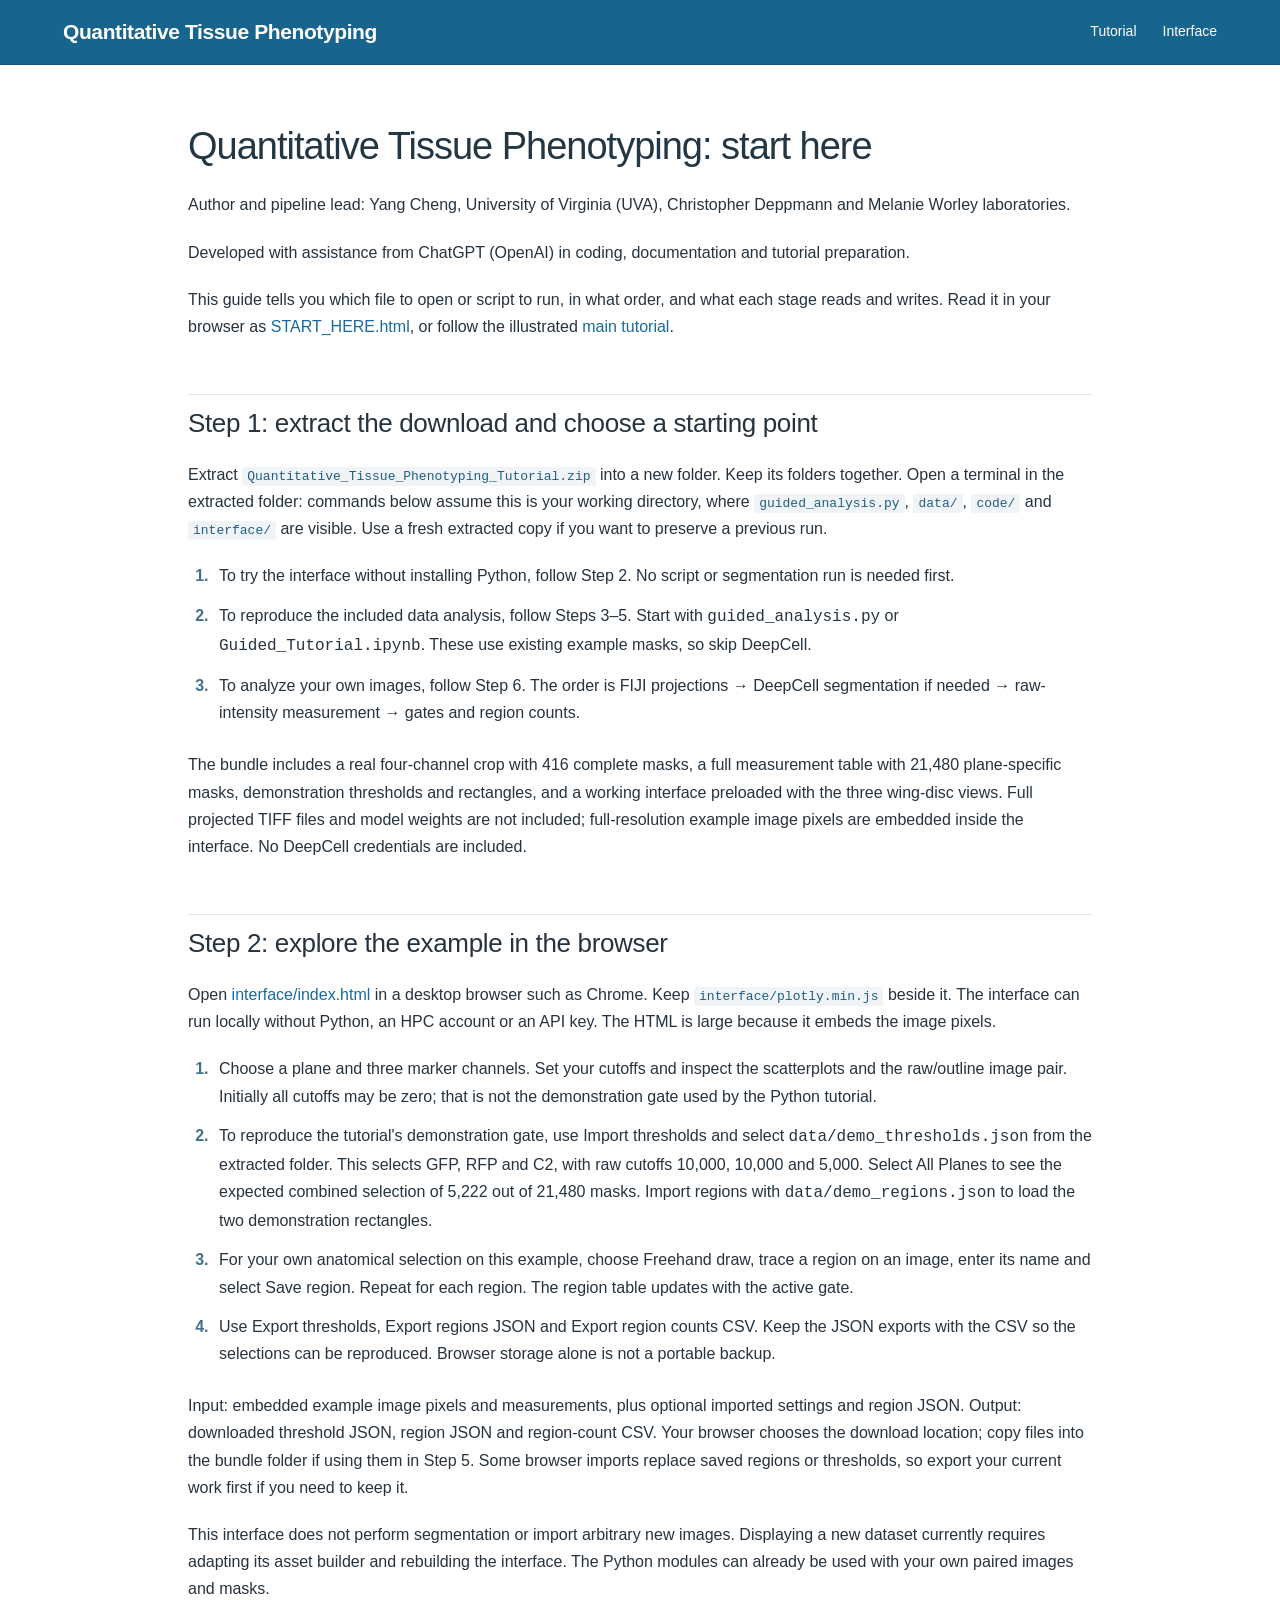
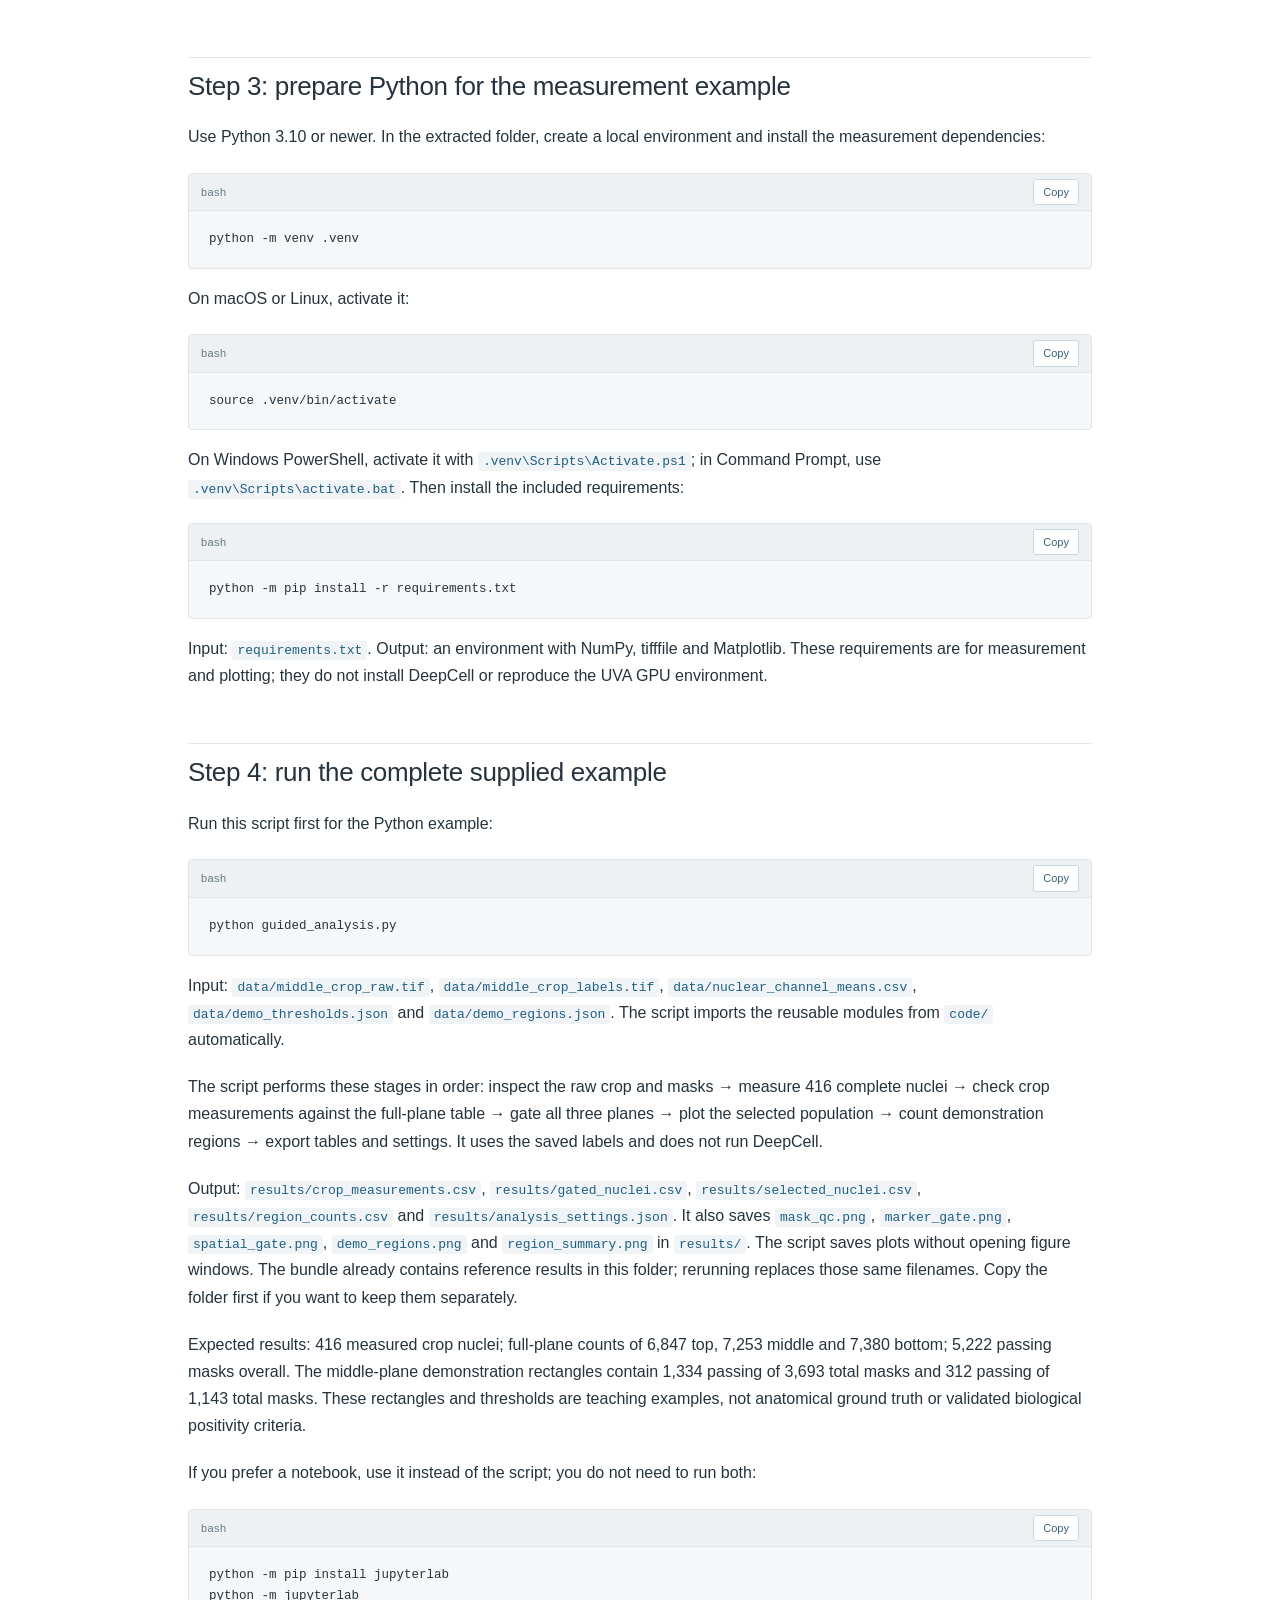
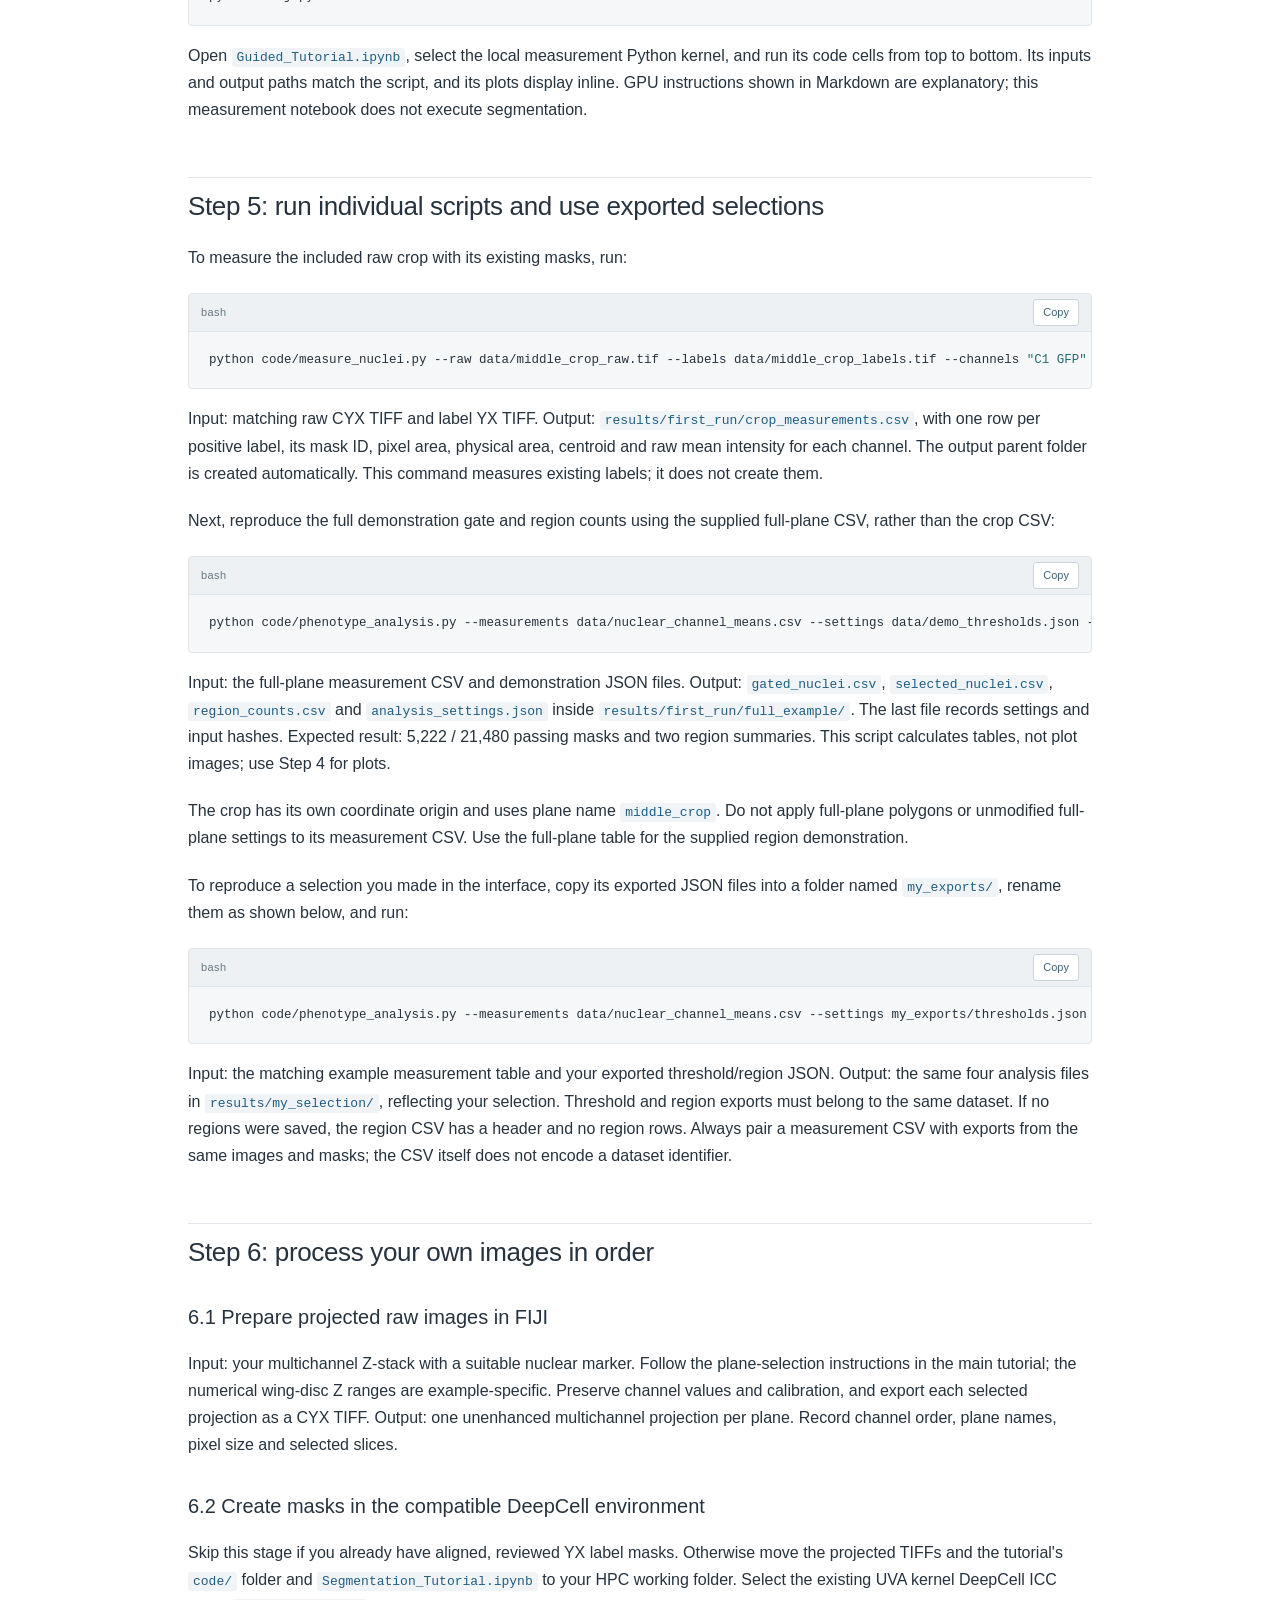
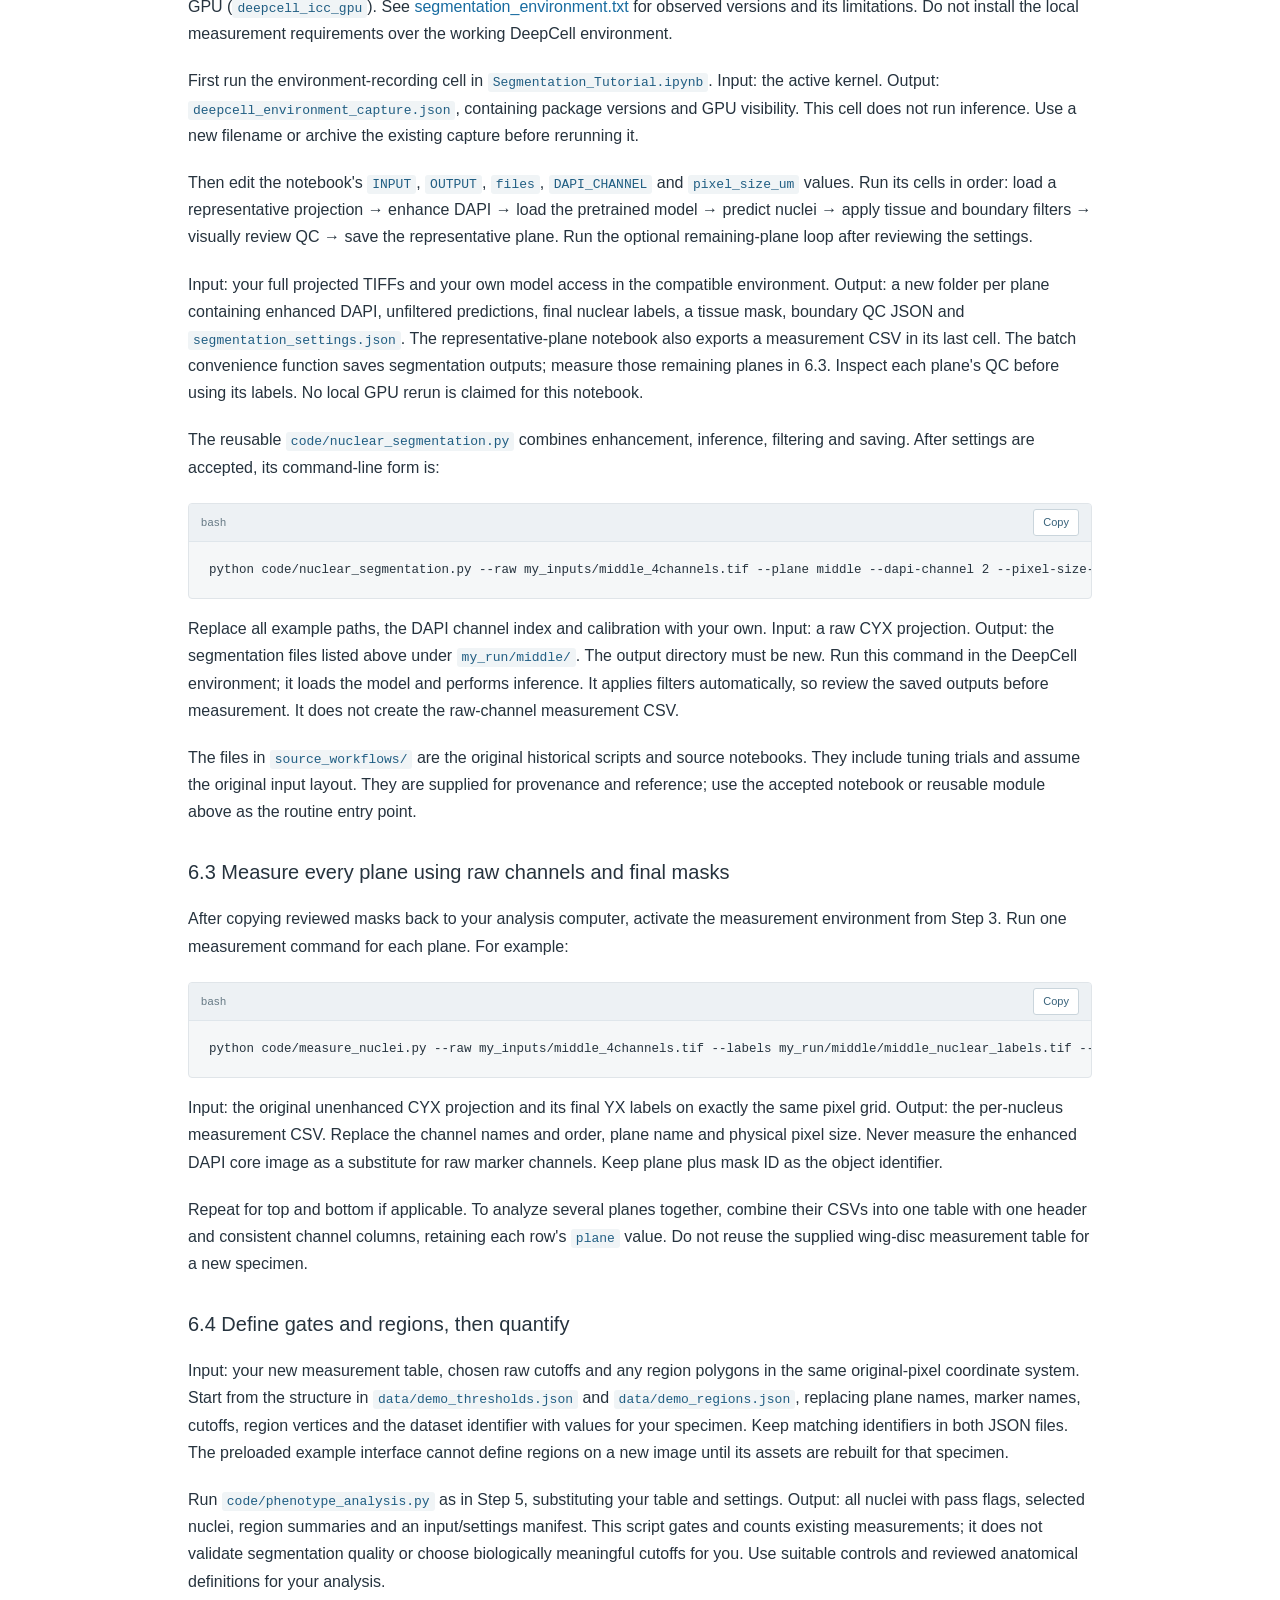
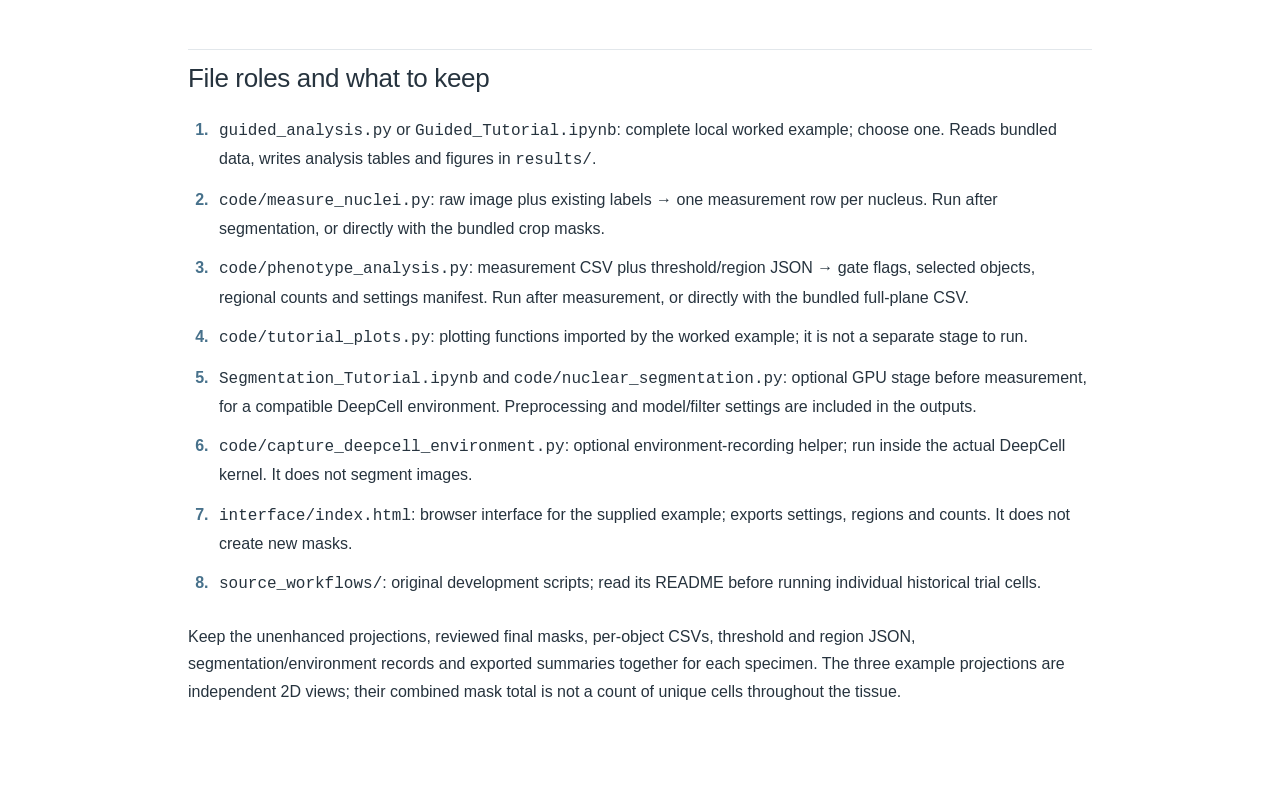
<file: START_HERE.html>
<!doctype html>
<html lang="en"><head><meta charset="utf-8"><meta name="viewport" content="width=device-width,initial-scale=1">
<title>Start here · Quantitative Tissue Phenotyping</title><link rel="stylesheet" href="style.css"></head>
<body><header><div class="nav-wrap"><a class="brand" href="index.html">Quantitative Tissue Phenotyping</a><nav><a href="index.html">Tutorial</a><a href="interface/index.html">Interface</a></nav></div></header>
<main style="max-width:960px;margin:auto;padding:30px 28px 80px"><h1 id="quantitative-tissue-phenotyping-start-here">Quantitative Tissue Phenotyping: start here</h1>
<p>Author and pipeline lead: Yang Cheng, University of Virginia (UVA), Christopher Deppmann and Melanie Worley laboratories.</p>
<p>Developed with assistance from ChatGPT (OpenAI) in coding, documentation and tutorial preparation.</p>
<p>This guide tells you which file to open or script to run, in what order, and what each stage reads and writes. Read it in your browser as <a href="START_HERE.html">START_HERE.html</a>, or follow the illustrated <a href="index.html">main tutorial</a>.</p>
<h2 id="step-1-extract-the-download-and-choose-a-starting-point">Step 1: extract the download and choose a starting point</h2>
<p>Extract <code>Quantitative_Tissue_Phenotyping_Tutorial.zip</code> into a new folder. Keep its folders together. Open a terminal in the extracted folder: commands below assume this is your working directory, where <code>guided_analysis.py</code>, <code>data/</code>, <code>code/</code> and <code>interface/</code> are visible. Use a fresh extracted copy if you want to preserve a previous run.</p>
<ol class="steps">
<li>To try the interface without installing Python, follow Step 2. No script or segmentation run is needed first.</li>
<li>To reproduce the included data analysis, follow Steps 3–5. Start with <code>guided_analysis.py</code> or <code>Guided_Tutorial.ipynb</code>. These use existing example masks, so skip DeepCell.</li>
<li>To analyze your own images, follow Step 6. The order is FIJI projections → DeepCell segmentation if needed → raw-intensity measurement → gates and region counts.</li>
</ol>
<p>The bundle includes a real four-channel crop with 416 complete masks, a full measurement table with 21,480 plane-specific masks, demonstration thresholds and rectangles, and a working interface preloaded with the three wing-disc views. Full projected TIFF files and model weights are not included; full-resolution example image pixels are embedded inside the interface. No DeepCell credentials are included.</p>
<h2 id="step-2-explore-the-example-in-the-browser">Step 2: explore the example in the browser</h2>
<p>Open <a href="interface/index.html">interface/index.html</a> in a desktop browser such as Chrome. Keep <code>interface/plotly.min.js</code> beside it. The interface can run locally without Python, an HPC account or an API key. The HTML is large because it embeds the image pixels.</p>
<ol class="steps">
<li>Choose a plane and three marker channels. Set your cutoffs and inspect the scatterplots and the raw/outline image pair. Initially all cutoffs may be zero; that is not the demonstration gate used by the Python tutorial.</li>
<li>To reproduce the tutorial&#x27;s demonstration gate, use Import thresholds and select <code>data/demo_thresholds.json</code> from the extracted folder. This selects GFP, RFP and C2, with raw cutoffs 10,000, 10,000 and 5,000. Select All Planes to see the expected combined selection of 5,222 out of 21,480 masks. Import regions with <code>data/demo_regions.json</code> to load the two demonstration rectangles.</li>
<li>For your own anatomical selection on this example, choose Freehand draw, trace a region on an image, enter its name and select Save region. Repeat for each region. The region table updates with the active gate.</li>
<li>Use Export thresholds, Export regions JSON and Export region counts CSV. Keep the JSON exports with the CSV so the selections can be reproduced. Browser storage alone is not a portable backup.</li>
</ol>
<p>Input: embedded example image pixels and measurements, plus optional imported settings and region JSON. Output: downloaded threshold JSON, region JSON and region-count CSV. Your browser chooses the download location; copy files into the bundle folder if using them in Step 5. Some browser imports replace saved regions or thresholds, so export your current work first if you need to keep it.</p>
<p>This interface does not perform segmentation or import arbitrary new images. Displaying a new dataset currently requires adapting its asset builder and rebuilding the interface. The Python modules can already be used with your own paired images and masks.</p>
<h2 id="step-3-prepare-python-for-the-measurement-example">Step 3: prepare Python for the measurement example</h2>
<p>Use Python 3.10 or newer. In the extracted folder, create a local environment and install the measurement dependencies:</p>
<div class="code-block"><div class="code-bar"><span>bash</span><button class="copy" type="button">Copy</button></div><pre><code>python -m venv .venv</code></pre></div>
<p>On macOS or Linux, activate it:</p>
<div class="code-block"><div class="code-bar"><span>bash</span><button class="copy" type="button">Copy</button></div><pre><code>source .venv/bin/activate</code></pre></div>
<p>On Windows PowerShell, activate it with <code>.venv\Scripts\Activate.ps1</code>; in Command Prompt, use <code>.venv\Scripts\activate.bat</code>. Then install the included requirements:</p>
<div class="code-block"><div class="code-bar"><span>bash</span><button class="copy" type="button">Copy</button></div><pre><code>python -m pip install -r requirements.txt</code></pre></div>
<p>Input: <code>requirements.txt</code>. Output: an environment with NumPy, tifffile and Matplotlib. These requirements are for measurement and plotting; they do not install DeepCell or reproduce the UVA GPU environment.</p>
<h2 id="step-4-run-the-complete-supplied-example">Step 4: run the complete supplied example</h2>
<p>Run this script first for the Python example:</p>
<div class="code-block"><div class="code-bar"><span>bash</span><button class="copy" type="button">Copy</button></div><pre><code>python guided_analysis.py</code></pre></div>
<p>Input: <code>data/middle_crop_raw.tif</code>, <code>data/middle_crop_labels.tif</code>, <code>data/nuclear_channel_means.csv</code>, <code>data/demo_thresholds.json</code> and <code>data/demo_regions.json</code>. The script imports the reusable modules from <code>code/</code> automatically.</p>
<p>The script performs these stages in order: inspect the raw crop and masks → measure 416 complete nuclei → check crop measurements against the full-plane table → gate all three planes → plot the selected population → count demonstration regions → export tables and settings. It uses the saved labels and does not run DeepCell.</p>
<p>Output: <code>results/crop_measurements.csv</code>, <code>results/gated_nuclei.csv</code>, <code>results/selected_nuclei.csv</code>, <code>results/region_counts.csv</code> and <code>results/analysis_settings.json</code>. It also saves <code>mask_qc.png</code>, <code>marker_gate.png</code>, <code>spatial_gate.png</code>, <code>demo_regions.png</code> and <code>region_summary.png</code> in <code>results/</code>. The script saves plots without opening figure windows. The bundle already contains reference results in this folder; rerunning replaces those same filenames. Copy the folder first if you want to keep them separately.</p>
<p>Expected results: 416 measured crop nuclei; full-plane counts of 6,847 top, 7,253 middle and 7,380 bottom; 5,222 passing masks overall. The middle-plane demonstration rectangles contain 1,334 passing of 3,693 total masks and 312 passing of 1,143 total masks. These rectangles and thresholds are teaching examples, not anatomical ground truth or validated biological positivity criteria.</p>
<p>If you prefer a notebook, use it instead of the script; you do not need to run both:</p>
<div class="code-block"><div class="code-bar"><span>bash</span><button class="copy" type="button">Copy</button></div><pre><code>python -m pip install jupyterlab
python -m jupyterlab</code></pre></div>
<p>Open <code>Guided_Tutorial.ipynb</code>, select the local measurement Python kernel, and run its code cells from top to bottom. Its inputs and output paths match the script, and its plots display inline. GPU instructions shown in Markdown are explanatory; this measurement notebook does not execute segmentation.</p>
<h2 id="step-5-run-individual-scripts-and-use-exported-selections">Step 5: run individual scripts and use exported selections</h2>
<p>To measure the included raw crop with its existing masks, run:</p>
<div class="code-block"><div class="code-bar"><span>bash</span><button class="copy" type="button">Copy</button></div><pre><code>python code/measure_nuclei.py --raw data/middle_crop_raw.tif --labels data/middle_crop_labels.tif --channels &quot;C1 GFP&quot; &quot;C2 unknown&quot; &quot;C3 DAPI&quot; &quot;C4 RFP&quot; --plane middle_crop --pixel-size-um 0.5546006944444444 --output results/first_run/crop_measurements.csv</code></pre></div>
<p>Input: matching raw CYX TIFF and label YX TIFF. Output: <code>results/first_run/crop_measurements.csv</code>, with one row per positive label, its mask ID, pixel area, physical area, centroid and raw mean intensity for each channel. The output parent folder is created automatically. This command measures existing labels; it does not create them.</p>
<p>Next, reproduce the full demonstration gate and region counts using the supplied full-plane CSV, rather than the crop CSV:</p>
<div class="code-block"><div class="code-bar"><span>bash</span><button class="copy" type="button">Copy</button></div><pre><code>python code/phenotype_analysis.py --measurements data/nuclear_channel_means.csv --settings data/demo_thresholds.json --regions data/demo_regions.json --output-dir results/first_run/full_example</code></pre></div>
<p>Input: the full-plane measurement CSV and demonstration JSON files. Output: <code>gated_nuclei.csv</code>, <code>selected_nuclei.csv</code>, <code>region_counts.csv</code> and <code>analysis_settings.json</code> inside <code>results/first_run/full_example/</code>. The last file records settings and input hashes. Expected result: 5,222 / 21,480 passing masks and two region summaries. This script calculates tables, not plot images; use Step 4 for plots.</p>
<p>The crop has its own coordinate origin and uses plane name <code>middle_crop</code>. Do not apply full-plane polygons or unmodified full-plane settings to its measurement CSV. Use the full-plane table for the supplied region demonstration.</p>
<p>To reproduce a selection you made in the interface, copy its exported JSON files into a folder named <code>my_exports/</code>, rename them as shown below, and run:</p>
<div class="code-block"><div class="code-bar"><span>bash</span><button class="copy" type="button">Copy</button></div><pre><code>python code/phenotype_analysis.py --measurements data/nuclear_channel_means.csv --settings my_exports/thresholds.json --regions my_exports/regions.json --output-dir results/my_selection</code></pre></div>
<p>Input: the matching example measurement table and your exported threshold/region JSON. Output: the same four analysis files in <code>results/my_selection/</code>, reflecting your selection. Threshold and region exports must belong to the same dataset. If no regions were saved, the region CSV has a header and no region rows. Always pair a measurement CSV with exports from the same images and masks; the CSV itself does not encode a dataset identifier.</p>
<h2 id="step-6-process-your-own-images-in-order">Step 6: process your own images in order</h2>
<h3 id="6-1-prepare-projected-raw-images-in-fiji">6.1 Prepare projected raw images in FIJI</h3>
<p>Input: your multichannel Z-stack with a suitable nuclear marker. Follow the plane-selection instructions in the main tutorial; the numerical wing-disc Z ranges are example-specific. Preserve channel values and calibration, and export each selected projection as a CYX TIFF. Output: one unenhanced multichannel projection per plane. Record channel order, plane names, pixel size and selected slices.</p>
<h3 id="6-2-create-masks-in-the-compatible-deepcell-environment">6.2 Create masks in the compatible DeepCell environment</h3>
<p>Skip this stage if you already have aligned, reviewed YX label masks. Otherwise move the projected TIFFs and the tutorial&#x27;s <code>code/</code> folder and <code>Segmentation_Tutorial.ipynb</code> to your HPC working folder. Select the existing UVA kernel DeepCell ICC GPU (<code>deepcell_icc_gpu</code>). See <a href="segmentation_environment.txt">segmentation_environment.txt</a> for observed versions and its limitations. Do not install the local measurement requirements over the working DeepCell environment.</p>
<p>First run the environment-recording cell in <code>Segmentation_Tutorial.ipynb</code>. Input: the active kernel. Output: <code>deepcell_environment_capture.json</code>, containing package versions and GPU visibility. This cell does not run inference. Use a new filename or archive the existing capture before rerunning it.</p>
<p>Then edit the notebook&#x27;s <code>INPUT</code>, <code>OUTPUT</code>, <code>files</code>, <code>DAPI_CHANNEL</code> and <code>pixel_size_um</code> values. Run its cells in order: load a representative projection → enhance DAPI → load the pretrained model → predict nuclei → apply tissue and boundary filters → visually review QC → save the representative plane. Run the optional remaining-plane loop after reviewing the settings.</p>
<p>Input: your full projected TIFFs and your own model access in the compatible environment. Output: a new folder per plane containing enhanced DAPI, unfiltered predictions, final nuclear labels, a tissue mask, boundary QC JSON and <code>segmentation_settings.json</code>. The representative-plane notebook also exports a measurement CSV in its last cell. The batch convenience function saves segmentation outputs; measure those remaining planes in 6.3. Inspect each plane&#x27;s QC before using its labels. No local GPU rerun is claimed for this notebook.</p>
<p>The reusable <code>code/nuclear_segmentation.py</code> combines enhancement, inference, filtering and saving. After settings are accepted, its command-line form is:</p>
<div class="code-block"><div class="code-bar"><span>bash</span><button class="copy" type="button">Copy</button></div><pre><code>python code/nuclear_segmentation.py --raw my_inputs/middle_4channels.tif --plane middle --dapi-channel 2 --pixel-size-um 0.5546006944444444 --output-dir my_run/middle</code></pre></div>
<p>Replace all example paths, the DAPI channel index and calibration with your own. Input: a raw CYX projection. Output: the segmentation files listed above under <code>my_run/middle/</code>. The output directory must be new. Run this command in the DeepCell environment; it loads the model and performs inference. It applies filters automatically, so review the saved outputs before measurement. It does not create the raw-channel measurement CSV.</p>
<p>The files in <code>source_workflows/</code> are the original historical scripts and source notebooks. They include tuning trials and assume the original input layout. They are supplied for provenance and reference; use the accepted notebook or reusable module above as the routine entry point.</p>
<h3 id="6-3-measure-every-plane-using-raw-channels-and-final-masks">6.3 Measure every plane using raw channels and final masks</h3>
<p>After copying reviewed masks back to your analysis computer, activate the measurement environment from Step 3. Run one measurement command for each plane. For example:</p>
<div class="code-block"><div class="code-bar"><span>bash</span><button class="copy" type="button">Copy</button></div><pre><code>python code/measure_nuclei.py --raw my_inputs/middle_4channels.tif --labels my_run/middle/middle_nuclear_labels.tif --channels &quot;C1 GFP&quot; &quot;C2 unknown&quot; &quot;C3 DAPI&quot; &quot;C4 RFP&quot; --plane middle --pixel-size-um 0.5546006944444444 --output my_run/middle_measurements.csv</code></pre></div>
<p>Input: the original unenhanced CYX projection and its final YX labels on exactly the same pixel grid. Output: the per-nucleus measurement CSV. Replace the channel names and order, plane name and physical pixel size. Never measure the enhanced DAPI core image as a substitute for raw marker channels. Keep plane plus mask ID as the object identifier.</p>
<p>Repeat for top and bottom if applicable. To analyze several planes together, combine their CSVs into one table with one header and consistent channel columns, retaining each row&#x27;s <code>plane</code> value. Do not reuse the supplied wing-disc measurement table for a new specimen.</p>
<h3 id="6-4-define-gates-and-regions-then-quantify">6.4 Define gates and regions, then quantify</h3>
<p>Input: your new measurement table, chosen raw cutoffs and any region polygons in the same original-pixel coordinate system. Start from the structure in <code>data/demo_thresholds.json</code> and <code>data/demo_regions.json</code>, replacing plane names, marker names, cutoffs, region vertices and the dataset identifier with values for your specimen. Keep matching identifiers in both JSON files. The preloaded example interface cannot define regions on a new image until its assets are rebuilt for that specimen.</p>
<p>Run <code>code/phenotype_analysis.py</code> as in Step 5, substituting your table and settings. Output: all nuclei with pass flags, selected nuclei, region summaries and an input/settings manifest. This script gates and counts existing measurements; it does not validate segmentation quality or choose biologically meaningful cutoffs for you. Use suitable controls and reviewed anatomical definitions for your analysis.</p>
<h2 id="file-roles-and-what-to-keep">File roles and what to keep</h2>
<ol class="steps">
<li><code>guided_analysis.py</code> or <code>Guided_Tutorial.ipynb</code>: complete local worked example; choose one. Reads bundled data, writes analysis tables and figures in <code>results/</code>.</li>
<li><code>code/measure_nuclei.py</code>: raw image plus existing labels → one measurement row per nucleus. Run after segmentation, or directly with the bundled crop masks.</li>
<li><code>code/phenotype_analysis.py</code>: measurement CSV plus threshold/region JSON → gate flags, selected objects, regional counts and settings manifest. Run after measurement, or directly with the bundled full-plane CSV.</li>
<li><code>code/tutorial_plots.py</code>: plotting functions imported by the worked example; it is not a separate stage to run.</li>
<li><code>Segmentation_Tutorial.ipynb</code> and <code>code/nuclear_segmentation.py</code>: optional GPU stage before measurement, for a compatible DeepCell environment. Preprocessing and model/filter settings are included in the outputs.</li>
<li><code>code/capture_deepcell_environment.py</code>: optional environment-recording helper; run inside the actual DeepCell kernel. It does not segment images.</li>
<li><code>interface/index.html</code>: browser interface for the supplied example; exports settings, regions and counts. It does not create new masks.</li>
<li><code>source_workflows/</code>: original development scripts; read its README before running individual historical trial cells.</li>
</ol>
<p>Keep the unenhanced projections, reviewed final masks, per-object CSVs, threshold and region JSON, segmentation/environment records and exported summaries together for each specimen. The three example projections are independent 2D views; their combined mask total is not a count of unique cells throughout the tissue.</p></main><script src="tutorial.js"></script></body></html>
</file>
<file: style.css>
:root{--blue:#176ba0;--ink:#26333e;--muted:#697983;--line:#e2e7eb;--code:#f5f7f8}*{box-sizing:border-box}html{scroll-behavior:smooth;scroll-padding-top:86px}body{margin:0;color:var(--ink);background:#fff;font:16px/1.7 -apple-system,BlinkMacSystemFont,"Segoe UI",Arial,sans-serif}a{color:var(--blue);text-decoration:none}a:hover{text-decoration:underline}header{position:sticky;top:0;z-index:20;background:#17658e;border-bottom:1px solid #10567e;color:white}.nav-wrap{max-width:1210px;margin:auto;display:flex;align-items:center;justify-content:space-between;min-height:64px;padding:0 28px;gap:28px}.brand{font-size:21px;font-weight:600;letter-spacing:-.4px}header a{color:#fff}header nav{display:flex;gap:26px;font-size:14px}.layout{max-width:1210px;margin:0 auto;display:grid;grid-template-columns:minmax(0,850px) 240px;gap:64px;padding:44px 28px 80px}main{min-width:0}h1{font-size:38px;font-weight:500;line-height:1.22;letter-spacing:-1px;margin:28px 0 22px;color:#233644}h2{font-size:26px;font-weight:500;line-height:1.3;letter-spacing:-.35px;margin:54px 0 20px;padding-top:12px;border-top:1px solid var(--line)}h3{font-size:20px;font-weight:500;margin:30px 0 14px}p{margin:16px 0 20px}p code{font:13px/1.6 "SFMono-Regular",Consolas,"Liberation Mono",monospace;padding:2px 5px;background:#f0f4f6;border-radius:3px;color:#205e83}.eyebrow{font-size:11px;font-weight:700;letter-spacing:1.6px;color:#427d9b}.meta{font-size:13px;color:var(--muted);margin:6px 0 16px}.downloads{display:flex;flex-wrap:wrap;gap:10px;margin:18px 0 28px}.downloads a{font-size:12px;border:1px solid #cadce7;border-radius:4px;padding:6px 12px;background:#f7fbfd}.code-block{border:1px solid #e0e5e9;border-radius:4px;background:var(--code);margin:22px 0 12px;overflow:hidden}.code-bar{display:flex;justify-content:space-between;align-items:center;background:#edf1f4;padding:5px 12px;border-bottom:1px solid #dfe6eb;color:#667984;font-size:11px;letter-spacing:.4px}.copy{font:inherit;cursor:pointer;color:#38627a;border:1px solid #cad5dc;background:white;padding:3px 9px;border-radius:3px}.copy:hover{background:#e5eff5}pre{overflow:auto;margin:0;padding:18px 20px;tab-size:4;font:12.5px/1.65 "SFMono-Regular",Consolas,"Liberation Mono",monospace;white-space:pre}.output{padding:14px 20px;margin:0 0 22px;background:#fff;border-left:3px solid #dbe4e9;color:#556570;font-size:12px}.kw{color:#765aa0}.str{color:#236d73}.comment{color:#6c7e68;font-style:italic}.num{color:#996329}figure{margin:26px 0 30px}figure img{display:block;max-width:100%;height:auto;border-radius:2px}figcaption{font-size:12px;color:#76838d;margin:8px 0 0;line-height:1.5}aside{min-width:0}.toc{position:sticky;top:95px;border-left:1px solid var(--line);padding-left:22px}.toc h2{font-size:14px;font-weight:600;border:0;padding:0;margin:0 0 16px}.toc ol{padding:0;list-style:none;margin:0}.toc li{font-size:12px;line-height:1.55;margin-bottom:11px}.toc li a{color:#5f707b;display:block}.toc li a.active{color:#176ba0;font-weight:600}.toc p{font-size:12px;line-height:2.2;border-top:1px solid var(--line);margin-top:22px;padding-top:16px}footer{font-size:12px;color:#79868d;margin-top:65px;border-top:1px solid var(--line);padding-top:20px}.skip{position:fixed;left:10px;top:-60px;background:white;padding:8px 16px;z-index:30}.skip:focus{top:10px}:focus-visible{outline:2px solid #087bb2;outline-offset:4px}@media(max-width:1000px){.layout{grid-template-columns:minmax(0,1fr) 190px;gap:30px}h1{font-size:34px}pre{font-size:12px}}@media(max-width:760px){.layout{display:block;padding:30px 20px}aside{display:none}.nav-wrap{padding:0 20px;min-height:58px;gap:12px}.brand{font-size:17px}header nav{gap:14px;font-size:12px}header nav a:first-child{display:none}h1{font-size:31px}h2{font-size:24px;margin-top:42px}pre{padding:15px 13px;font-size:11.5px}.downloads a{padding:5px 9px}}@media print{header,aside,.downloads,.copy,.skip{display:none}.layout{display:block;max-width:none;padding:0}body{font-size:10pt;line-height:1.5}h1{font-size:23pt}h2{break-after:avoid;font-size:16pt}figure{break-inside:avoid}pre{white-space:pre-wrap;font-size:8pt}.code-block{break-inside:avoid}.output{break-inside:avoid}a{color:inherit}}

.steps{padding-left:25px;margin:20px 0 25px}.steps li{padding-left:6px;margin:12px 0}.steps li::marker{color:#47718b;font-weight:600}.toc{max-height:calc(100vh - 125px);overflow-y:auto;padding-right:10px}
</file>
